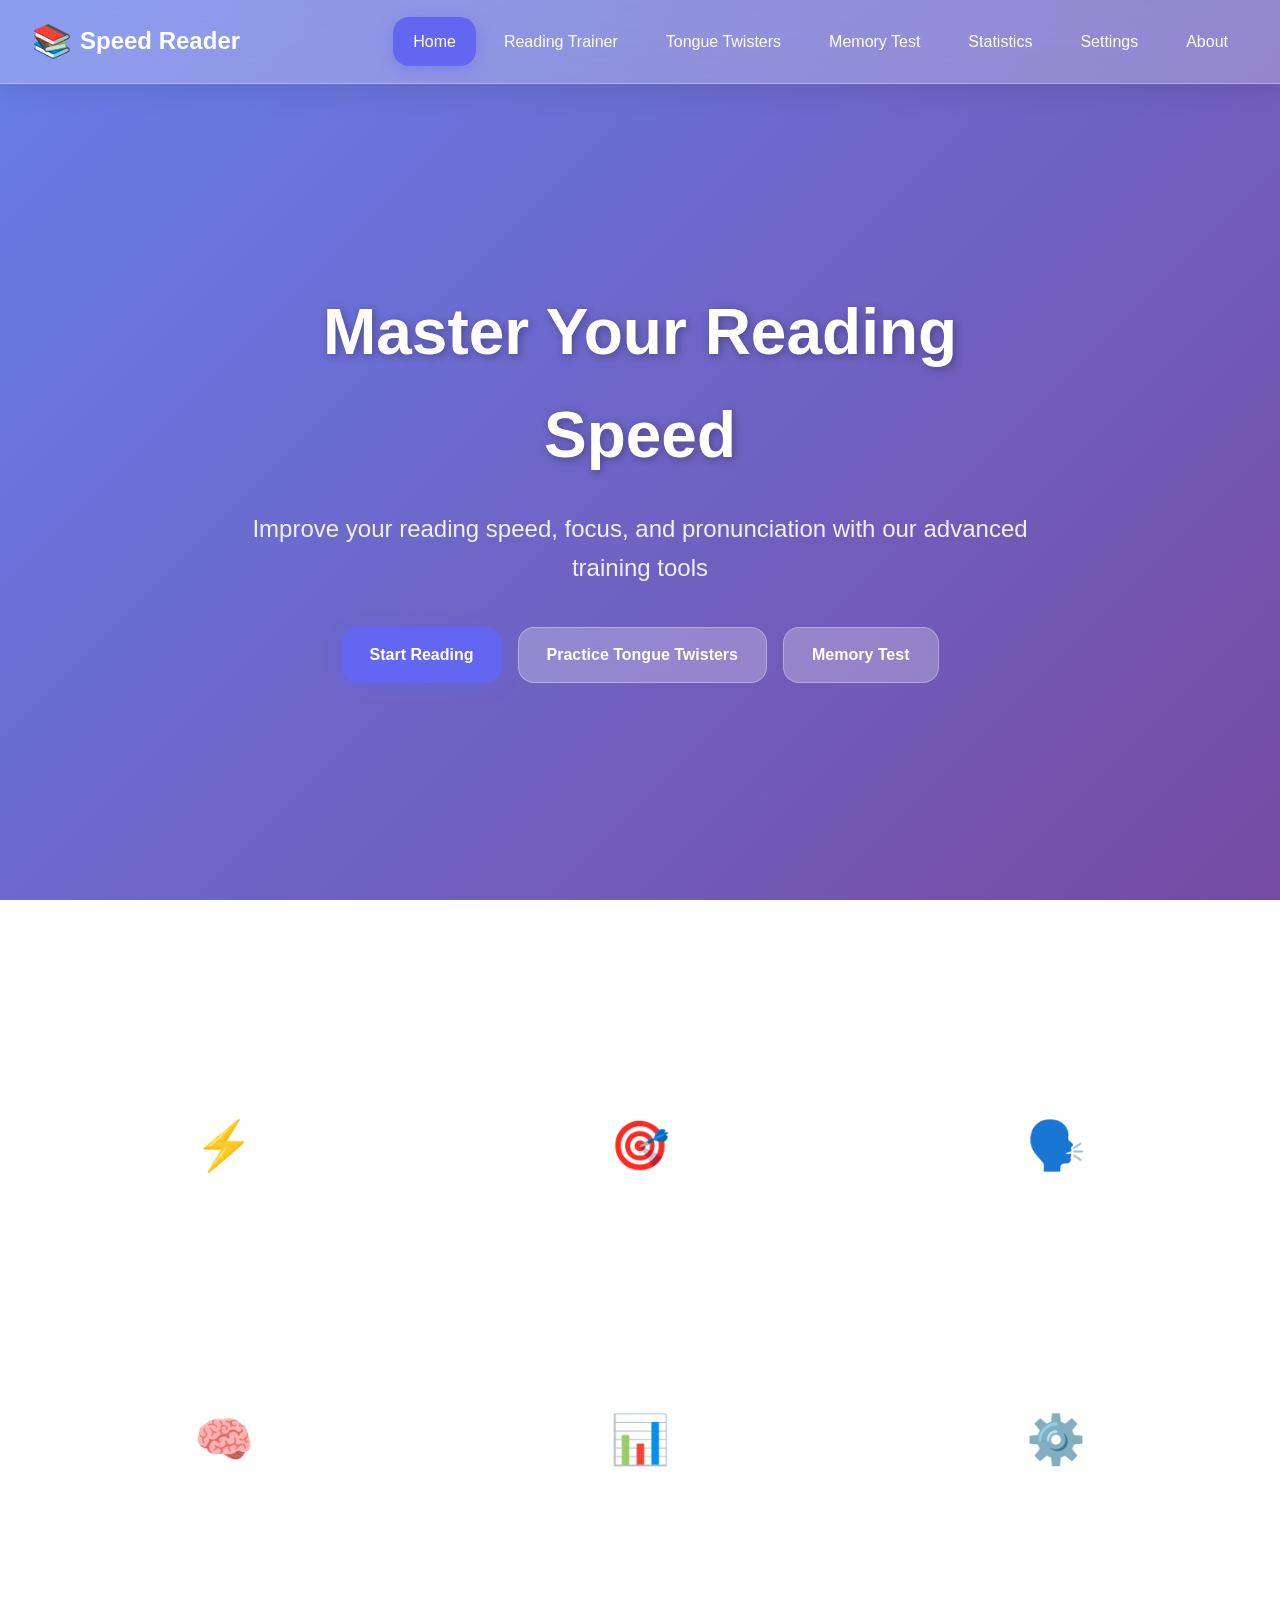
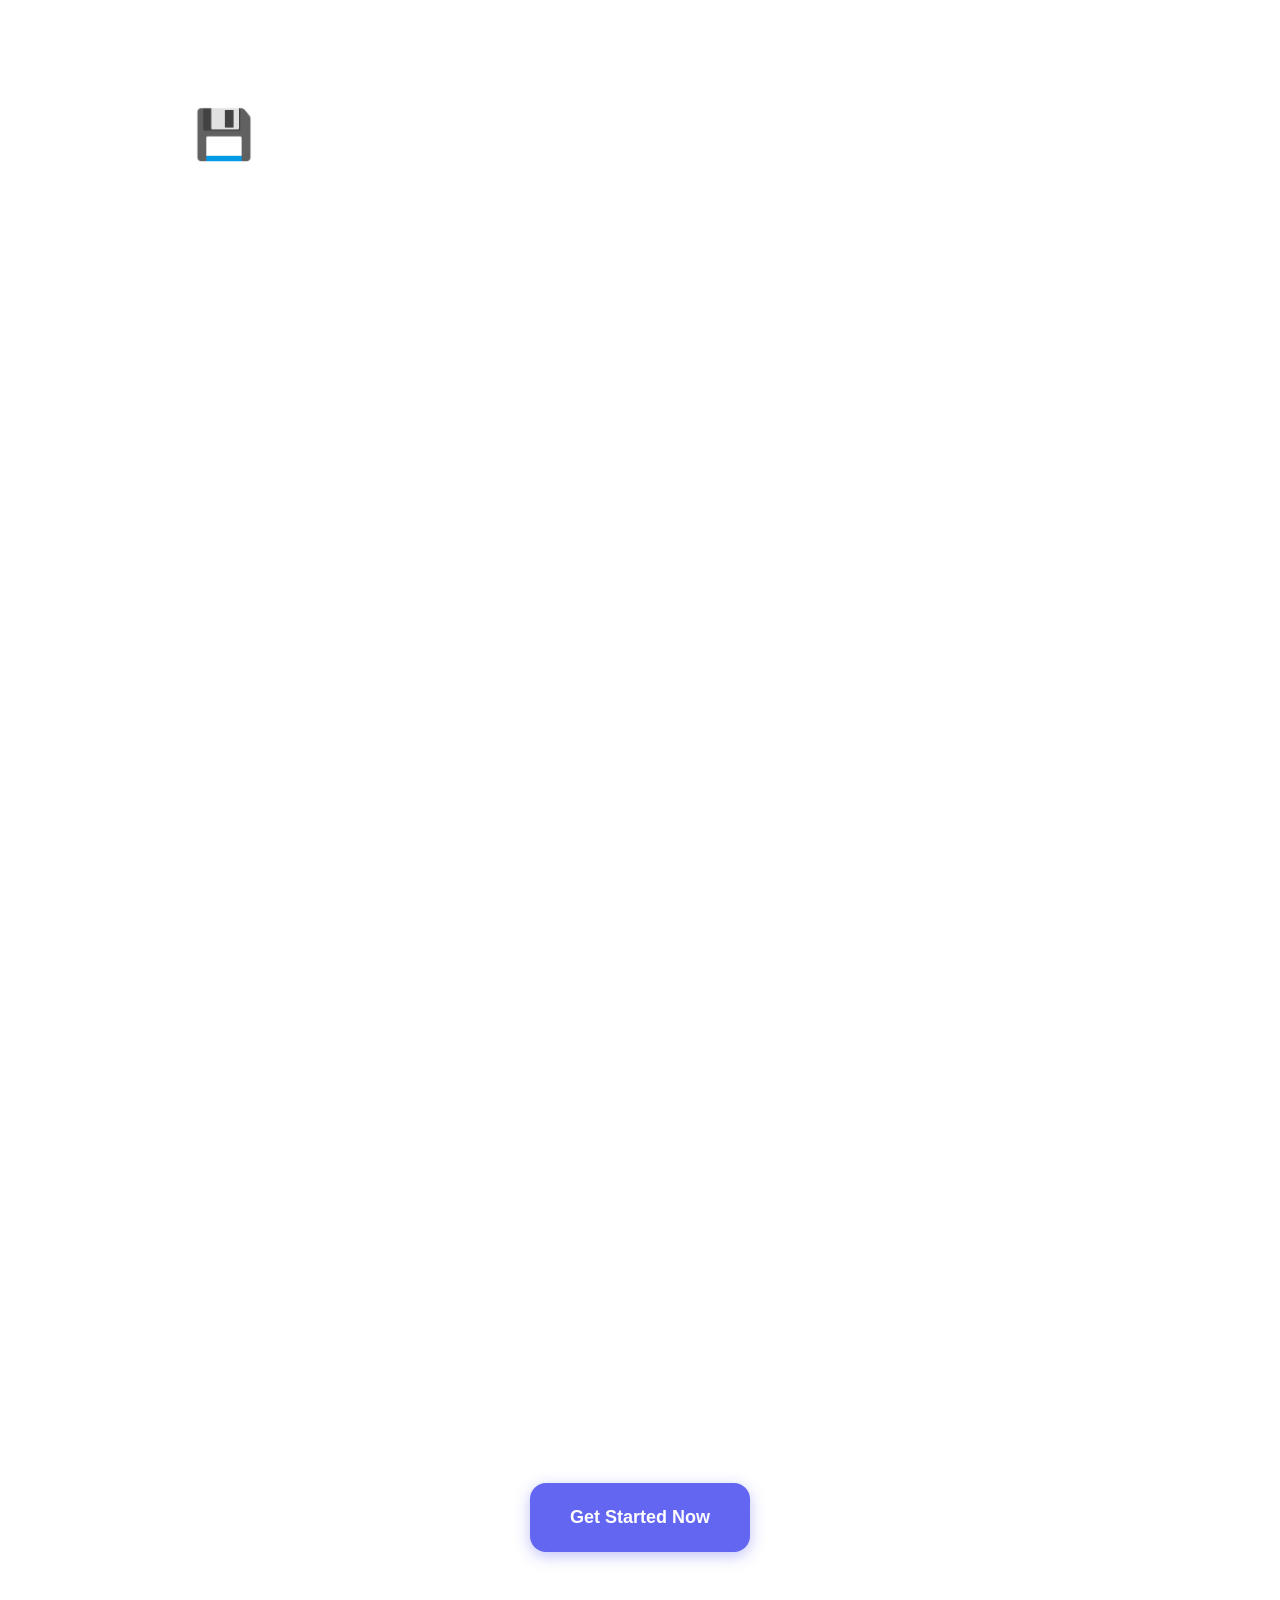
<file: index.html>
<!DOCTYPE html>
<html lang="en">
<head>
    <meta charset="UTF-8">
    <meta name="viewport" content="width=device-width, initial-scale=1.0">
    <title>Reading Speed & Tongue Twister Trainer</title>
    <link rel="stylesheet" href="style.css">
</head>
<body>
    <!-- Navigation Bar -->
    <nav class="navbar" id="navbar">
        <div class="nav-container">
            <div class="nav-brand">
                <span class="brand-icon">📚</span>
                <span class="brand-text">Speed Reader</span>
            </div>
            <button class="nav-toggle" id="navToggle">
                <span></span>
                <span></span>
                <span></span>
            </button>
            <ul class="nav-menu" id="navMenu">
                <li><a href="index.html" class="nav-link active">Home</a></li>
                <li><a href="reading.html" class="nav-link">Reading Trainer</a></li>
                <li><a href="tongue-twisters.html" class="nav-link">Tongue Twisters</a></li>
                <li><a href="memory-test.html" class="nav-link">Memory Test</a></li>
                <li><a href="statistics.html" class="nav-link">Statistics</a></li>
                <li><a href="settings.html" class="nav-link">Settings</a></li>
                <li><a href="about.html" class="nav-link">About</a></li>
            </ul>
        </div>
    </nav>

    <!-- Hero Section -->
    <section class="hero">
        <div class="hero-content">
            <h1 class="hero-title">Master Your Reading Speed</h1>
            <p class="hero-subtitle">Improve your reading speed, focus, and pronunciation with our advanced training tools</p>
            <div class="hero-buttons">
                <a href="reading.html" class="btn btn-primary">Start Reading</a>
                <a href="tongue-twisters.html" class="btn btn-secondary">Practice Tongue Twisters</a>
                <a href="memory-test.html" class="btn btn-secondary">Memory Test</a>
            </div>
        </div>
    </section>

    <!-- Features Section -->
    <section class="features">
        <div class="container">
            <h2 class="section-title">Key Features</h2>
            <div class="features-grid">
                <div class="feature-card">
                    <div class="feature-icon">⚡</div>
                    <h3>Speed Reading</h3>
                    <p>Train your eyes to read faster with our teleprompter-style reader</p>
                </div>
                <div class="feature-card">
                    <div class="feature-icon">🎯</div>
                    <h3>Focus Training</h3>
                    <p>Improve concentration and comprehension with controlled scrolling</p>
                </div>
                <div class="feature-card">
                    <div class="feature-icon">🗣️</div>
                    <h3>Tongue Twisters</h3>
                    <p>Practice pronunciation and speaking clarity with challenging phrases</p>
                </div>
                <div class="feature-card">
                    <div class="feature-icon">🧠</div>
                    <h3>Memory Test</h3>
                    <p>Test and improve your memory by reading and recalling text</p>
                </div>
                <div class="feature-card">
                    <div class="feature-icon">📊</div>
                    <h3>Track Progress</h3>
                    <p>Monitor your reading speed and practice statistics over time</p>
                </div>
                <div class="feature-card">
                    <div class="feature-icon">⚙️</div>
                    <h3>Customizable</h3>
                    <p>Adjust speed, font size, themes, and more to suit your needs</p>
                </div>
                <div class="feature-card">
                    <div class="feature-icon">💾</div>
                    <h3>Auto-Save</h3>
                    <p>Your texts and settings are automatically saved locally</p>
                </div>
            </div>
        </div>
    </section>

    <!-- Stats Preview Section -->
    <section class="stats-preview">
        <div class="container">
            <h2 class="section-title">Your Progress</h2>
            <div class="stats-grid">
                <div class="stat-card">
                    <div class="stat-value" id="homeSessionCount">0</div>
                    <div class="stat-label">Reading Sessions</div>
                </div>
                <div class="stat-card">
                    <div class="stat-value" id="homeWordsRead">0</div>
                    <div class="stat-label">Words Read</div>
                </div>
                <div class="stat-card">
                    <div class="stat-value" id="homeAvgSpeed">0</div>
                    <div class="stat-label">Avg Speed (WPM)</div>
                </div>
                <div class="stat-card">
                    <div class="stat-value" id="homePracticeTime">0</div>
                    <div class="stat-label">Practice Time (min)</div>
                </div>
            </div>
        </div>
    </section>

    <!-- CTA Section -->
    <section class="cta-section">
        <div class="container">
            <div class="cta-card">
                <h2>Ready to Improve Your Reading?</h2>
                <p>Start your journey to faster reading and better pronunciation today</p>
                <a href="reading.html" class="btn btn-primary btn-large">Get Started Now</a>
            </div>
        </div>
    </section>

    <script src="script.js"></script>
</body>
</html>
</file>
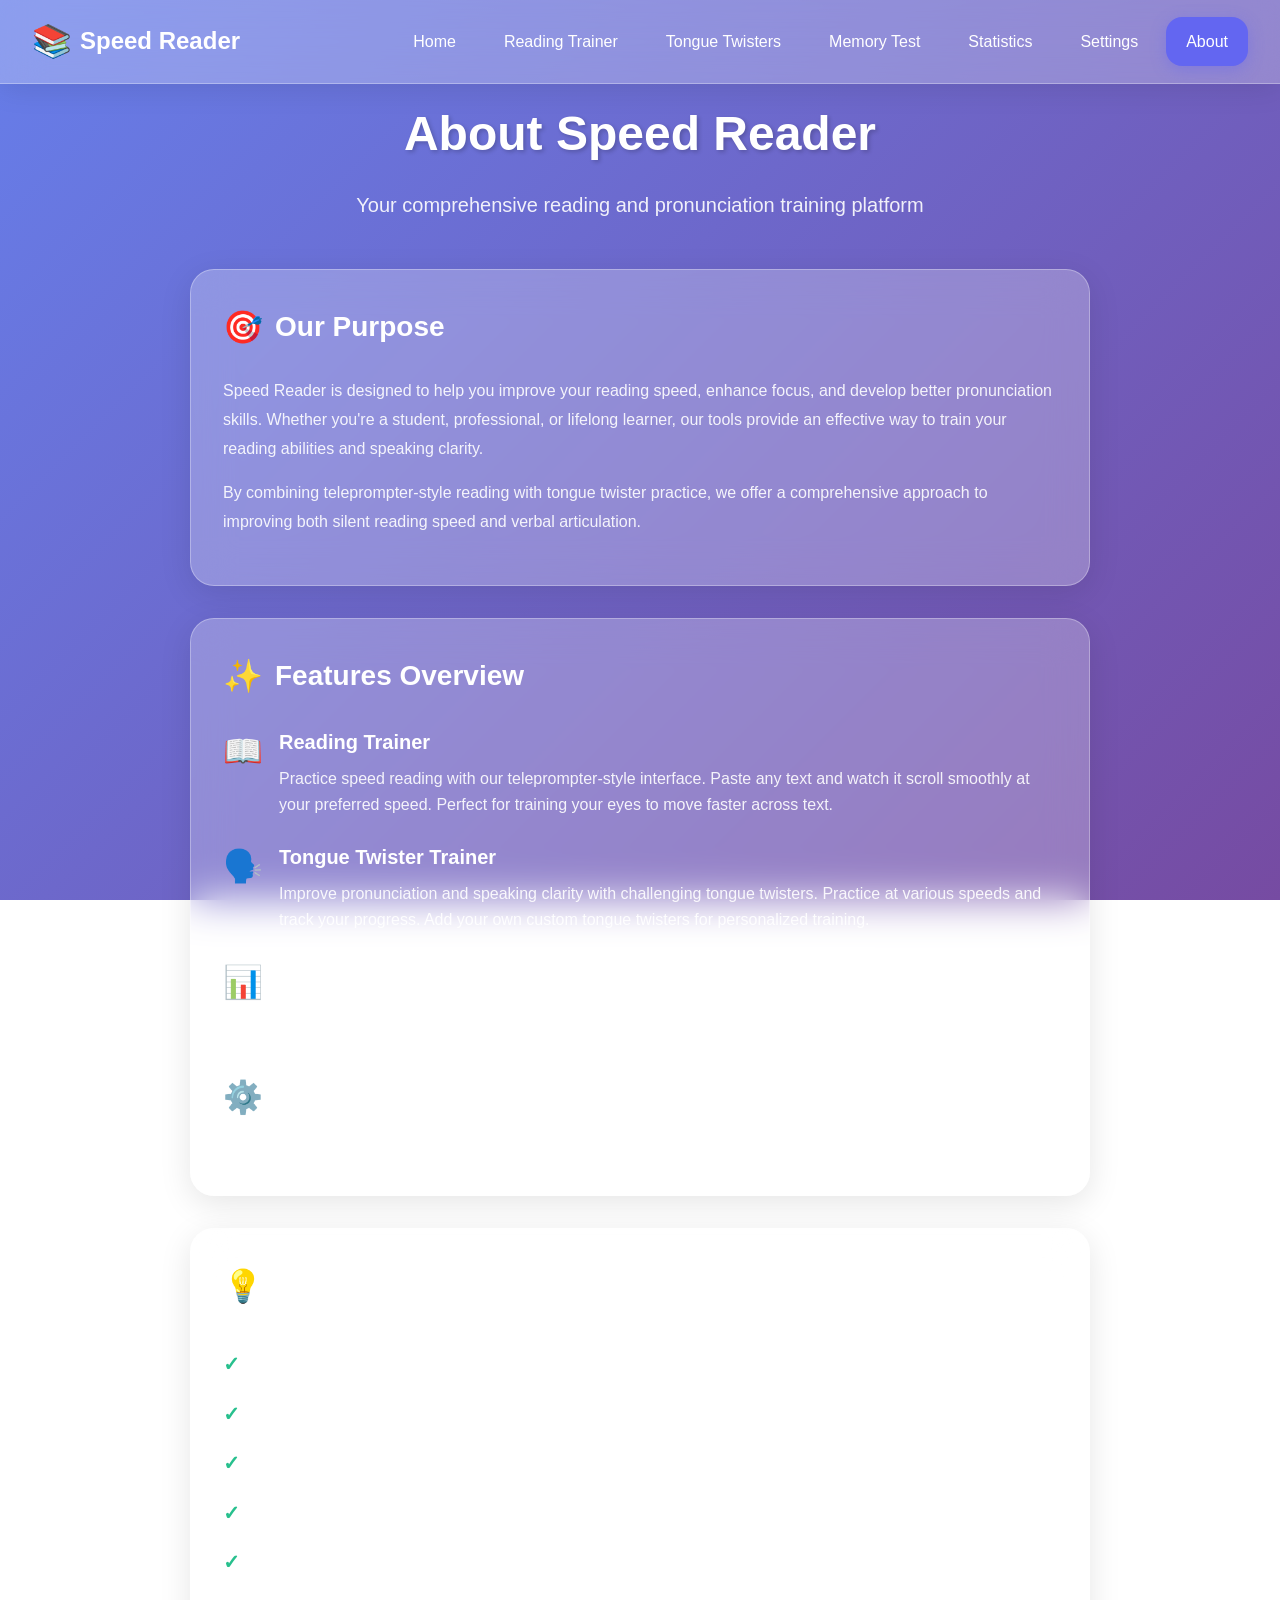
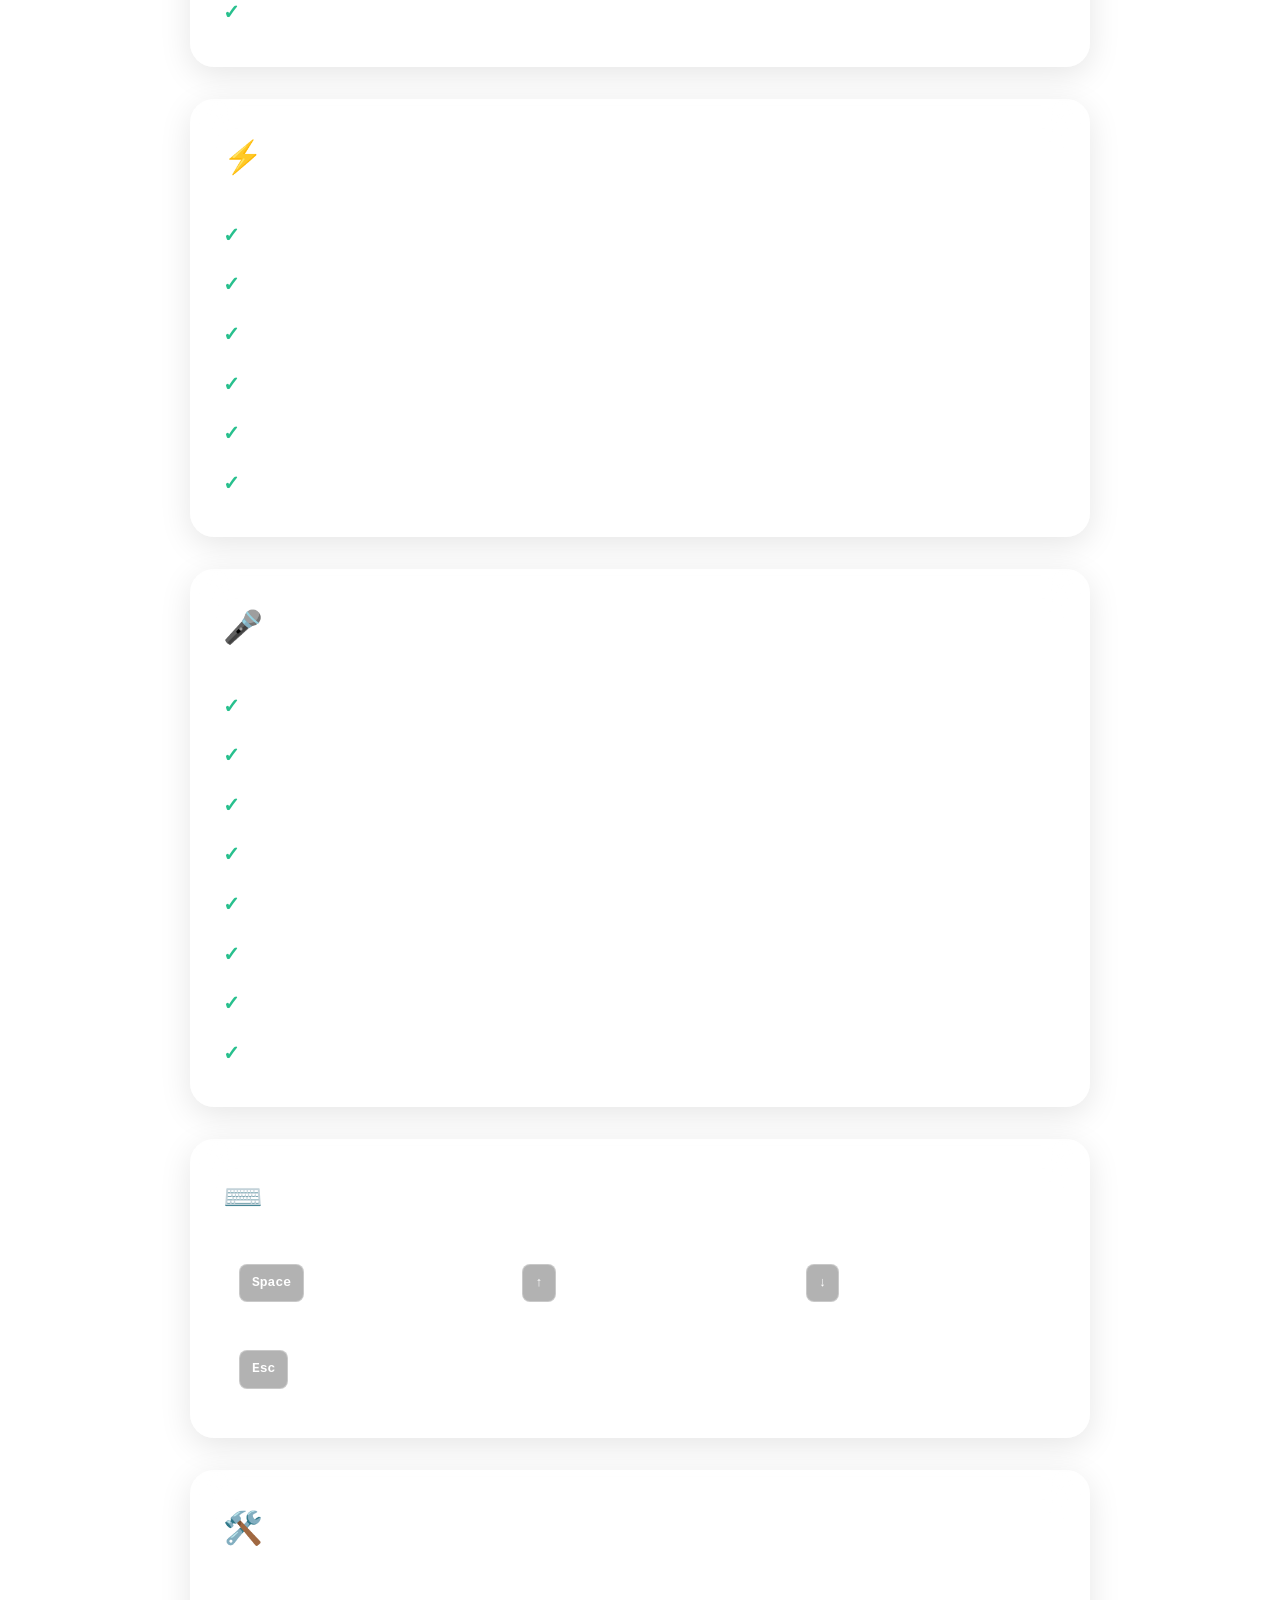
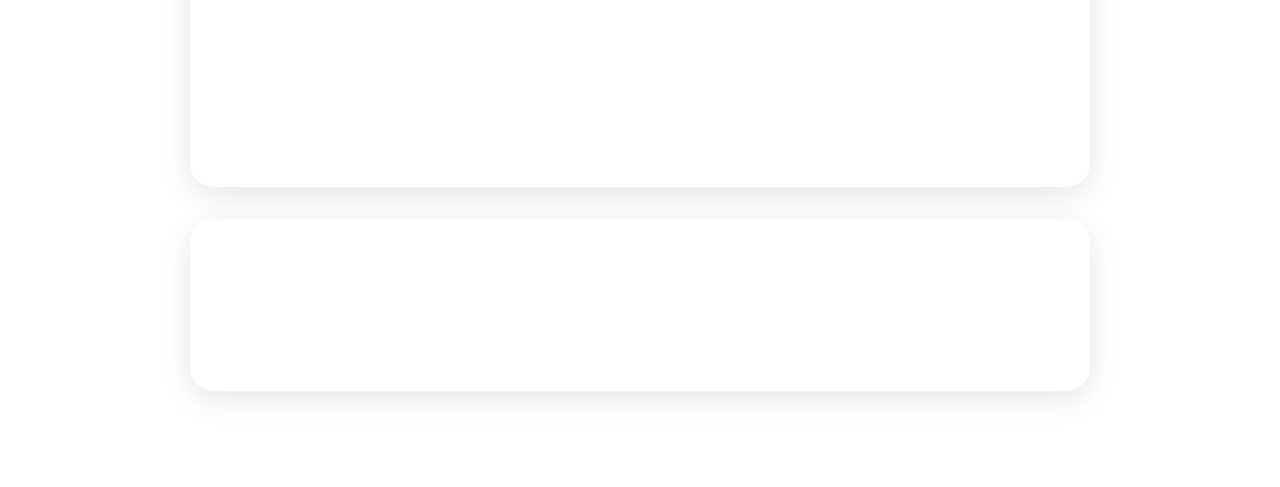
<file: about.html>
<!DOCTYPE html>
<html lang="en">
<head>
    <meta charset="UTF-8">
    <meta name="viewport" content="width=device-width, initial-scale=1.0">
    <title>About - Speed Reader</title>
    <link rel="stylesheet" href="style.css">
</head>
<body>
    <!-- Navigation Bar -->
    <nav class="navbar" id="navbar">
        <div class="nav-container">
            <div class="nav-brand">
                <span class="brand-icon">📚</span>
                <span class="brand-text">Speed Reader</span>
            </div>
            <button class="nav-toggle" id="navToggle">
                <span></span>
                <span></span>
                <span></span>
            </button>
            <ul class="nav-menu" id="navMenu">
                <li><a href="index.html" class="nav-link">Home</a></li>
                <li><a href="reading.html" class="nav-link">Reading Trainer</a></li>
                <li><a href="tongue-twisters.html" class="nav-link">Tongue Twisters</a></li>
                <li><a href="memory-test.html" class="nav-link">Memory Test</a></li>
                <li><a href="statistics.html" class="nav-link">Statistics</a></li>
                <li><a href="settings.html" class="nav-link">Settings</a></li>
                <li><a href="about.html" class="nav-link active">About</a></li>
            </ul>
        </div>
    </nav>

    <!-- About Section -->
    <section class="about-section">
        <div class="container">
            <h1 class="page-title">About Speed Reader</h1>
            <p class="page-subtitle">Your comprehensive reading and pronunciation training platform</p>

            <!-- Purpose -->
            <div class="about-content">
                <div class="glass-card">
                    <h2 class="about-title">
                        <span class="about-icon">🎯</span>
                        Our Purpose
                    </h2>
                    <p class="about-text">
                        Speed Reader is designed to help you improve your reading speed, enhance focus, 
                        and develop better pronunciation skills. Whether you're a student, professional, 
                        or lifelong learner, our tools provide an effective way to train your reading 
                        abilities and speaking clarity.
                    </p>
                    <p class="about-text">
                        By combining teleprompter-style reading with tongue twister practice, we offer 
                        a comprehensive approach to improving both silent reading speed and verbal 
                        articulation.
                    </p>
                </div>

                <!-- Features Overview -->
                <div class="glass-card">
                    <h2 class="about-title">
                        <span class="about-icon">✨</span>
                        Features Overview
                    </h2>
                    <div class="features-list">
                        <div class="feature-item">
                            <div class="feature-bullet">📖</div>
                            <div class="feature-content">
                                <h3>Reading Trainer</h3>
                                <p>Practice speed reading with our teleprompter-style interface. Paste any text 
                                and watch it scroll smoothly at your preferred speed. Perfect for training your 
                                eyes to move faster across text.</p>
                            </div>
                        </div>

                        <div class="feature-item">
                            <div class="feature-bullet">🗣️</div>
                            <div class="feature-content">
                                <h3>Tongue Twister Trainer</h3>
                                <p>Improve pronunciation and speaking clarity with challenging tongue twisters. 
                                Practice at various speeds and track your progress. Add your own custom tongue 
                                twisters for personalized training.</p>
                            </div>
                        </div>

                        <div class="feature-item">
                            <div class="feature-bullet">📊</div>
                            <div class="feature-content">
                                <h3>Statistics Tracking</h3>
                                <p>Monitor your progress with detailed statistics including total words read, 
                                average speed, practice time, and more. Unlock achievements as you reach 
                                milestones.</p>
                            </div>
                        </div>

                        <div class="feature-item">
                            <div class="feature-bullet">⚙️</div>
                            <div class="feature-content">
                                <h3>Customizable Settings</h3>
                                <p>Personalize your experience with adjustable themes, font sizes, default speeds, 
                                and more. Export and import your data to keep your progress across devices.</p>
                            </div>
                        </div>
                    </div>
                </div>

                <!-- Reading Tips -->
                <div class="glass-card">
                    <h2 class="about-title">
                        <span class="about-icon">💡</span>
                        Reading Tips
                    </h2>
                    <ul class="tips-list">
                        <li><strong>Start Slow:</strong> Begin with a comfortable speed and gradually increase as you improve.</li>
                        <li><strong>Minimize Subvocalization:</strong> Try to reduce the habit of "speaking" words in your head as you read.</li>
                        <li><strong>Use Your Peripheral Vision:</strong> Train your eyes to capture more words at once.</li>
                        <li><strong>Practice Regularly:</strong> Consistency is key. Even 10-15 minutes daily can show significant improvement.</li>
                        <li><strong>Focus on Comprehension:</strong> Speed is important, but understanding what you read is crucial.</li>
                        <li><strong>Eliminate Distractions:</strong> Find a quiet environment to maximize your focus during practice.</li>
                    </ul>
                </div>

                <!-- Speed Reading Tips -->
                <div class="glass-card">
                    <h2 class="about-title">
                        <span class="about-icon">⚡</span>
                        Speed Reading Tips
                    </h2>
                    <ul class="tips-list">
                        <li><strong>Avoid Regression:</strong> Try not to re-read sentences. Trust your brain to process information.</li>
                        <li><strong>Expand Your Eye Span:</strong> Practice reading chunks of words rather than individual words.</li>
                        <li><strong>Use a Pointer:</strong> Follow the text with your cursor or finger to maintain focus and pace.</li>
                        <li><strong>Preview the Material:</strong> Skim headings and key points before detailed reading.</li>
                        <li><strong>Adjust Speed by Content:</strong> Technical material may require slower speeds than narrative text.</li>
                        <li><strong>Take Breaks:</strong> Rest your eyes every 20-30 minutes to prevent fatigue.</li>
                    </ul>
                </div>

                <!-- Tongue Twister Practice Tips -->
                <div class="glass-card">
                    <h2 class="about-title">
                        <span class="about-icon">🎤</span>
                        Tongue Twister Practice Tips
                    </h2>
                    <ul class="tips-list">
                        <li><strong>Start Slowly:</strong> Begin at a slow pace to ensure correct pronunciation.</li>
                        <li><strong>Enunciate Clearly:</strong> Focus on pronouncing each syllable distinctly.</li>
                        <li><strong>Gradually Increase Speed:</strong> Once comfortable, slowly increase your speaking pace.</li>
                        <li><strong>Repeat Multiple Times:</strong> Practice the same twister several times in succession.</li>
                        <li><strong>Record Yourself:</strong> Listen to your pronunciation to identify areas for improvement.</li>
                        <li><strong>Warm Up Your Mouth:</strong> Do facial exercises before practice to loosen your muscles.</li>
                        <li><strong>Stay Relaxed:</strong> Tension in your jaw and tongue can hinder clear speech.</li>
                        <li><strong>Practice Daily:</strong> Regular practice leads to better muscle memory and articulation.</li>
                    </ul>
                </div>

                <!-- Keyboard Shortcuts -->
                <div class="glass-card">
                    <h2 class="about-title">
                        <span class="about-icon">⌨️</span>
                        Keyboard Shortcuts
                    </h2>
                    <div class="shortcuts-grid">
                        <div class="shortcut-item">
                            <kbd>Space</kbd>
                            <span>Pause / Resume</span>
                        </div>
                        <div class="shortcut-item">
                            <kbd>↑</kbd>
                            <span>Increase Speed</span>
                        </div>
                        <div class="shortcut-item">
                            <kbd>↓</kbd>
                            <span>Decrease Speed</span>
                        </div>
                        <div class="shortcut-item">
                            <kbd>Esc</kbd>
                            <span>Exit Fullscreen</span>
                        </div>
                    </div>
                </div>

                <!-- Technology -->
                <div class="glass-card">
                    <h2 class="about-title">
                        <span class="about-icon">🛠️</span>
                        Technology
                    </h2>
                    <p class="about-text">
                        Speed Reader is built with modern web technologies including HTML5, CSS3, and 
                        vanilla JavaScript. All data is stored locally in your browser using localStorage, 
                        ensuring your privacy and allowing offline access to your saved content.
                    </p>
                    <p class="about-text">
                        The application features a responsive design that works seamlessly across desktop, 
                        tablet, and mobile devices, with a modern glassmorphism UI for an elegant user 
                        experience.
                    </p>
                </div>

                <!-- Version Info -->
                <div class="glass-card version-info">
                    <p><strong>Version:</strong> 1.0.0</p>
                    <p><strong>Last Updated:</strong> 2026</p>
                    <p class="copyright">© 2026 Speed Reader. All rights reserved.</p>
                </div>
            </div>
        </div>
    </section>

    <script src="script.js"></script>
</body>
</html>
</file>
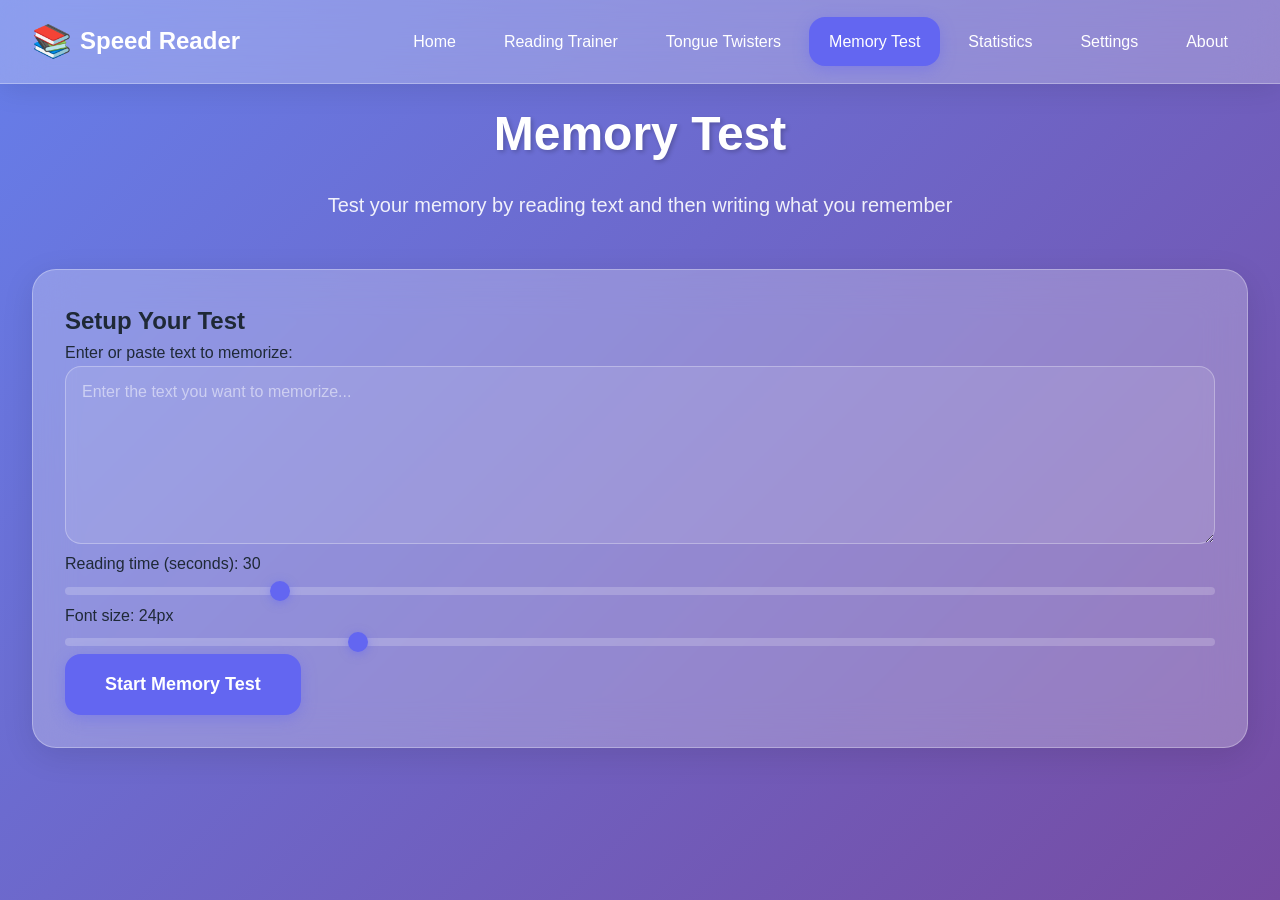
<file: memory-test.html>
<!DOCTYPE html>
<html lang="en">
<head>
    <meta charset="UTF-8">
    <meta name="viewport" content="width=device-width, initial-scale=1.0">
    <title>Memory Test - Speed Reader</title>
    <link rel="stylesheet" href="style.css">
</head>
<body>
    <!-- Navigation Bar -->
    <nav class="navbar" id="navbar">
        <div class="nav-container">
            <div class="nav-brand">
                <span class="brand-icon">📚</span>
                <span class="brand-text">Speed Reader</span>
            </div>
            <button class="nav-toggle" id="navToggle">
                <span></span>
                <span></span>
                <span></span>
            </button>
            <ul class="nav-menu" id="navMenu">
                <li><a href="index.html" class="nav-link">Home</a></li>
                <li><a href="reading.html" class="nav-link">Reading Trainer</a></li>
                <li><a href="tongue-twisters.html" class="nav-link">Tongue Twisters</a></li>
                <li><a href="memory-test.html" class="nav-link active">Memory Test</a></li>
                <li><a href="statistics.html" class="nav-link">Statistics</a></li>
                <li><a href="settings.html" class="nav-link">Settings</a></li>
                <li><a href="about.html" class="nav-link">About</a></li>
            </ul>
        </div>
    </nav>

    <!-- Memory Test Section -->
    <section class="memory-test-section">
        <div class="container">
            <h1 class="page-title">Memory Test</h1>
            <p class="page-subtitle">Test your memory by reading text and then writing what you remember</p>

            <div class="memory-test-layout">
                <!-- Setup Phase -->
                <div class="glass-card" id="setupPhase">
                    <h2>Setup Your Test</h2>
                    
                    <div class="form-group">
                        <label for="memoryTextInput">Enter or paste text to memorize:</label>
                        <textarea 
                            id="memoryTextInput" 
                            class="modal-textarea" 
                            placeholder="Enter the text you want to memorize..."
                            rows="8"
                        ></textarea>
                    </div>

                    <div class="form-group">
                        <label for="readingTimeInput">Reading time (seconds): <span id="readingTimeValue">30</span></label>
                        <input 
                            type="range" 
                            id="readingTimeInput" 
                            min="10" 
                            max="120" 
                            value="30" 
                            step="5"
                            class="slider"
                        >
                    </div>

                    <div class="form-group">
                        <label for="memoryFontSizeInput">Font size: <span id="memoryFontSizeValue">24</span>px</label>
                        <input 
                            type="range" 
                            id="memoryFontSizeInput" 
                            min="16" 
                            max="48" 
                            value="24" 
                            step="2"
                            class="slider"
                        >
                    </div>

                    <button class="btn btn-primary btn-large" id="startMemoryTestBtn">Start Memory Test</button>
                </div>

                <!-- Reading Phase -->
                <div class="glass-card" id="readingPhase" style="display: none;">
                    <div class="memory-timer">
                        <h2>Read and Memorize</h2>
                        <div class="timer-display" id="timerDisplay">00:30</div>
                    </div>

                    <div class="memory-text-display" id="memoryTextDisplay">
                        <!-- Text to memorize will be displayed here -->
                    </div>

                    <div class="memory-controls">
                        <button class="btn btn-secondary" id="cancelReadingBtn">Cancel</button>
                    </div>
                </div>

                <!-- Writing Phase -->
                <div class="glass-card" id="writingPhase" style="display: none;">
                    <h2>Write What You Remember</h2>
                    <p class="instruction-text">Type as much as you can remember from the text you just read:</p>

                    <textarea 
                        id="memoryRecallInput" 
                        class="modal-textarea" 
                        placeholder="Start typing what you remember..."
                        rows="10"
                    ></textarea>

                    <div class="memory-controls">
                        <button class="btn btn-secondary" id="cancelWritingBtn">Cancel</button>
                        <button class="btn btn-primary" id="submitRecallBtn">Submit & See Results</button>
                    </div>
                </div>

                <!-- Results Phase -->
                <div class="glass-card" id="resultsPhase" style="display: none;">
                    <h2>Test Results</h2>

                    <div class="results-stats">
                        <div class="stat-card">
                            <div class="stat-value" id="accuracyScore">0%</div>
                            <div class="stat-label">Accuracy</div>
                        </div>
                        <div class="stat-card">
                            <div class="stat-value" id="wordsRemembered">0/0</div>
                            <div class="stat-label">Words Remembered</div>
                        </div>
                        <div class="stat-card">
                            <div class="stat-value" id="readingTimeUsed">0s</div>
                            <div class="stat-label">Reading Time</div>
                        </div>
                    </div>

                    <div class="comparison-section">
                        <div class="comparison-panel">
                            <h3>Original Text</h3>
                            <div class="comparison-text" id="originalText"></div>
                        </div>
                        <div class="comparison-panel">
                            <h3>Your Recall</h3>
                            <div class="comparison-text" id="recalledText"></div>
                        </div>
                    </div>

                    <div class="results-details">
                        <h3>Detailed Analysis</h3>
                        <div id="detailedAnalysis"></div>
                    </div>

                    <div class="memory-controls">
                        <button class="btn btn-secondary" id="newTestBtn">New Test</button>
                        <button class="btn btn-primary" id="retryTestBtn">Retry Same Text</button>
                    </div>
                </div>
            </div>
        </div>
    </section>

    <script src="script.js"></script>
</body>
</html>
</file>
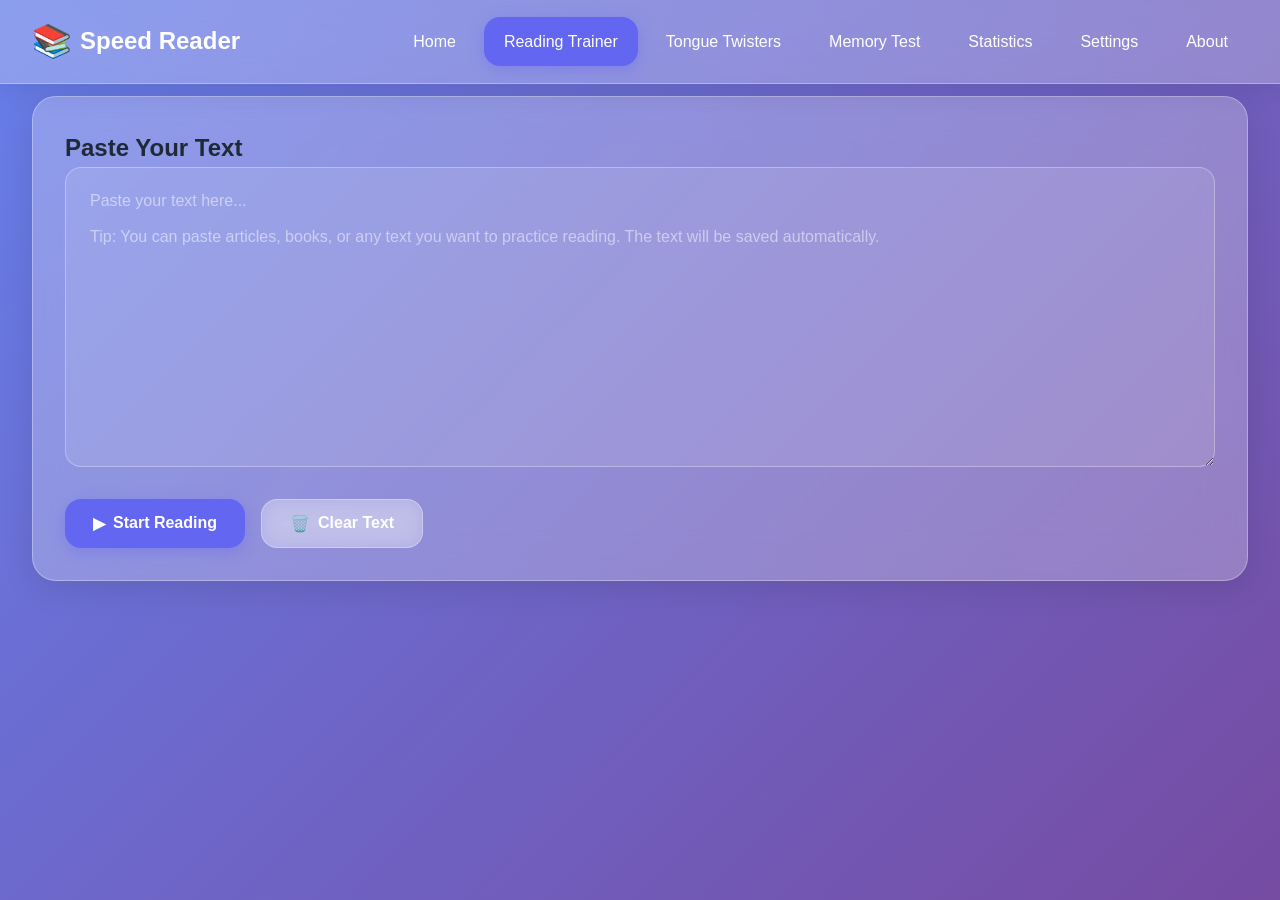
<file: reading.html>
<!DOCTYPE html>
<html lang="en">
<head>
    <meta charset="UTF-8">
    <meta name="viewport" content="width=device-width, initial-scale=1.0">
    <title>Reading Trainer - Speed Reader</title>
    <link rel="stylesheet" href="style.css">
</head>
<body>
    <!-- Navigation Bar -->
    <nav class="navbar" id="navbar">
        <div class="nav-container">
            <div class="nav-brand">
                <span class="brand-icon">📚</span>
                <span class="brand-text">Speed Reader</span>
            </div>
            <button class="nav-toggle" id="navToggle">
                <span></span>
                <span></span>
                <span></span>
            </button>
            <ul class="nav-menu" id="navMenu">
                <li><a href="index.html" class="nav-link">Home</a></li>
                <li><a href="reading.html" class="nav-link active">Reading Trainer</a></li>
                <li><a href="tongue-twisters.html" class="nav-link">Tongue Twisters</a></li>
                <li><a href="memory-test.html" class="nav-link">Memory Test</a></li>
                <li><a href="statistics.html" class="nav-link">Statistics</a></li>
                <li><a href="settings.html" class="nav-link">Settings</a></li>
                <li><a href="about.html" class="nav-link">About</a></li>
            </ul>
        </div>
    </nav>

    <!-- Reading Trainer Section -->
    <section class="reading-section">
        <div class="container">
            <!-- Text Input Area -->
            <div class="input-section" id="inputSection">
                <div class="glass-card">
                    <h2>Paste Your Text</h2>
                    <textarea 
                        id="textInput" 
                        class="text-input" 
                        placeholder="Paste your text here...&#10;&#10;Tip: You can paste articles, books, or any text you want to practice reading. The text will be saved automatically."
                    ></textarea>
                    <div class="input-controls">
                        <button class="btn btn-primary" id="startReadingBtn">
                            <span>▶</span> Start Reading
                        </button>
                        <button class="btn btn-secondary" id="clearTextBtn">
                            <span>🗑️</span> Clear Text
                        </button>
                    </div>
                </div>
            </div>

            <!-- Reading Display Area -->
            <div class="reading-display" id="readingDisplay" style="display: none;">
                <!-- Reading Controls -->
                <div class="reading-controls-panel">
                    <div class="glass-card controls-card">
                        <div class="control-buttons">
                            <button class="control-btn" id="playBtn" title="Play">
                                <span>▶</span>
                            </button>
                            <button class="control-btn" id="pauseBtn" title="Pause" style="display: none;">
                                <span>⏸</span>
                            </button>
                            <button class="control-btn" id="restartBtn" title="Restart">
                                <span>⏮</span>
                            </button>
                            <button class="control-btn" id="stopBtn" title="Stop">
                                <span>⏹</span>
                            </button>
                            <button class="control-btn" id="fullscreenBtn" title="Fullscreen">
                                <span>⛶</span>
                            </button>
                        </div>

                        <!-- Speed Control -->
                        <div class="speed-control">
                            <label>Speed: <span id="speedValue">200</span> WPM</label>
                            <input 
                                type="range" 
                                id="speedSlider" 
                                min="50" 
                                max="1000" 
                                value="200" 
                                step="10"
                                class="slider"
                            >
                            <div class="speed-labels">
                                <span>Very Slow</span>
                                <span>Slow</span>
                                <span>Medium</span>
                                <span>Fast</span>
                                <span>Very Fast</span>
                            </div>
                        </div>

                        <!-- Font Size Control -->
                        <div class="font-control">
                            <label>Font Size: <span id="fontSizeValue">24</span>px</label>
                            <input 
                                type="range" 
                                id="fontSizeSlider" 
                                min="16" 
                                max="48" 
                                value="24" 
                                step="2"
                                class="slider"
                            >
                        </div>

                        <!-- Progress Bar -->
                        <div class="progress-container">
                            <div class="progress-bar">
                                <div class="progress-fill" id="progressFill"></div>
                            </div>
                            <div class="progress-text">
                                <span id="progressPercent">0%</span>
                            </div>
                        </div>

                        <!-- Reading Statistics -->
                        <div class="reading-stats">
                            <div class="stat-item">
                                <span class="stat-label">Total Words:</span>
                                <span class="stat-value" id="totalWords">0</span>
                            </div>
                            <div class="stat-item">
                                <span class="stat-label">Current Speed:</span>
                                <span class="stat-value" id="currentSpeed">0 WPM</span>
                            </div>
                            <div class="stat-item">
                                <span class="stat-label">Elapsed Time:</span>
                                <span class="stat-value" id="elapsedTime">00:00</span>
                            </div>
                            <div class="stat-item">
                                <span class="stat-label">Remaining Time:</span>
                                <span class="stat-value" id="remainingTime">00:00</span>
                            </div>
                        </div>
                    </div>
                </div>

                <!-- Teleprompter Display -->
                <div class="teleprompter-container" id="teleprompterContainer">
                    <div class="teleprompter-content" id="teleprompterContent">
                        <!-- Text will be inserted here -->
                    </div>
                </div>

                <!-- Keyboard Shortcuts Info -->
                <div class="shortcuts-info">
                    <p><strong>Keyboard Shortcuts:</strong> Space = Pause/Resume | ↑ = Speed Up | ↓ = Slow Down | Esc = Exit Fullscreen</p>
                </div>
            </div>
        </div>
    </section>

    <script src="script.js"></script>
</body>
</html>
</file>
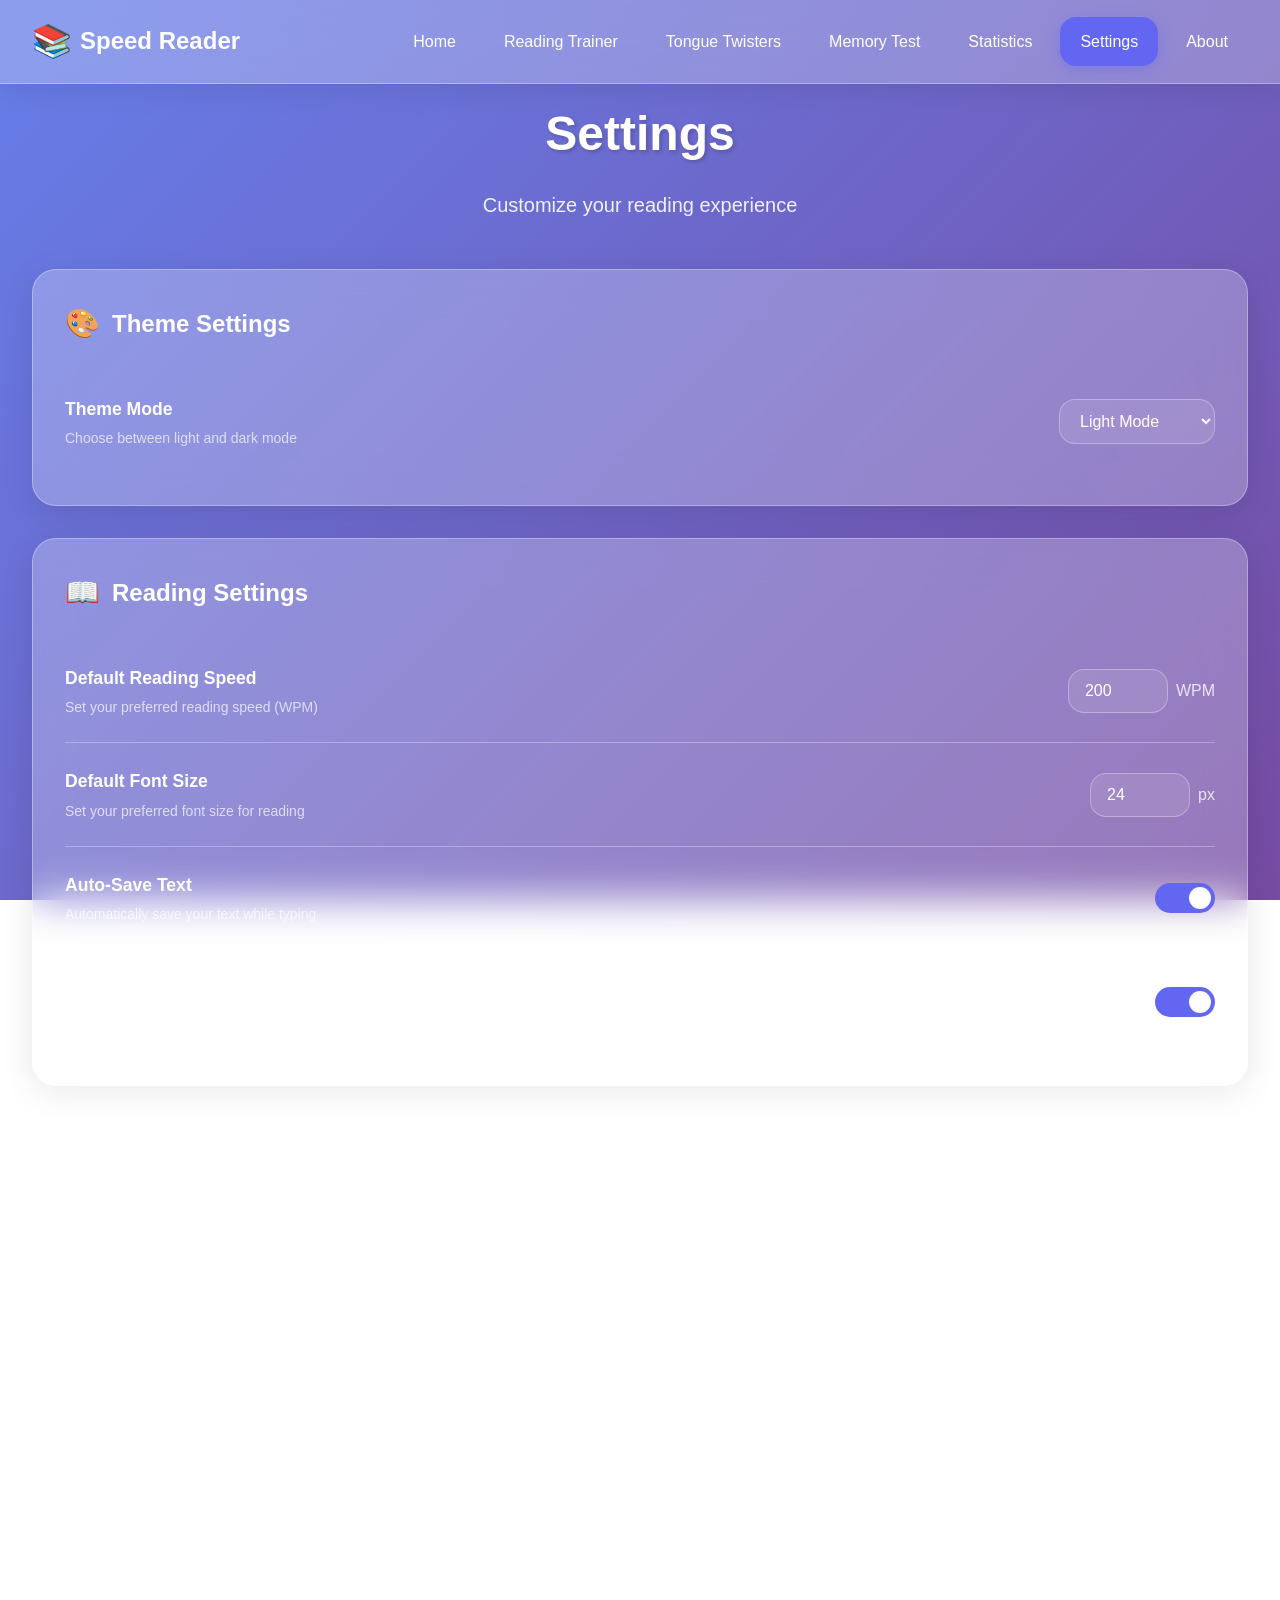
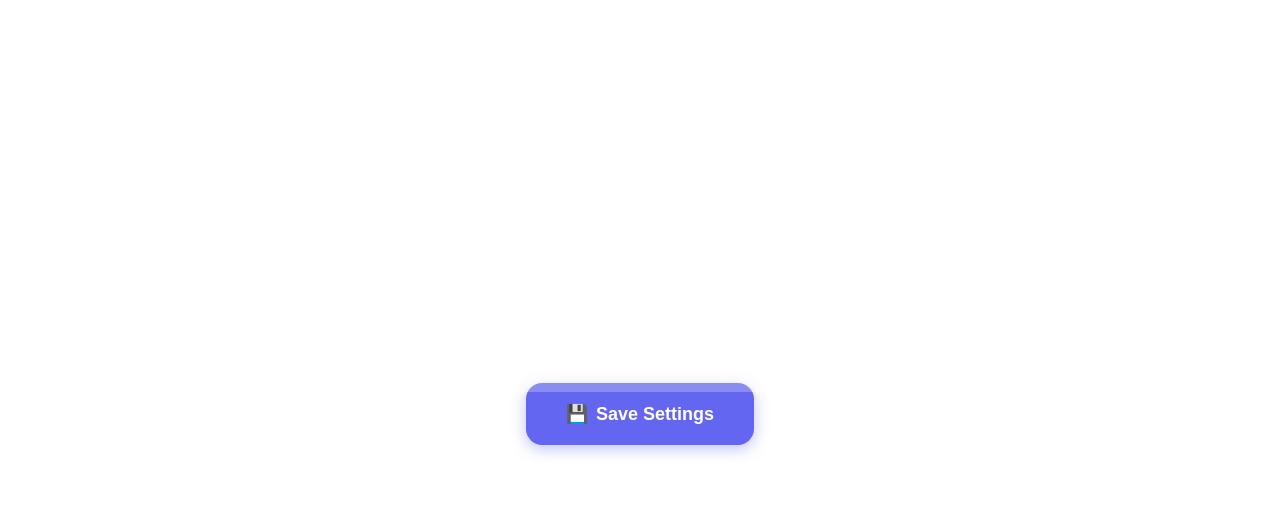
<file: settings.html>
<!DOCTYPE html>
<html lang="en">
<head>
    <meta charset="UTF-8">
    <meta name="viewport" content="width=device-width, initial-scale=1.0">
    <title>Settings - Speed Reader</title>
    <link rel="stylesheet" href="style.css">
</head>
<body>
    <!-- Navigation Bar -->
    <nav class="navbar" id="navbar">
        <div class="nav-container">
            <div class="nav-brand">
                <span class="brand-icon">📚</span>
                <span class="brand-text">Speed Reader</span>
            </div>
            <button class="nav-toggle" id="navToggle">
                <span></span>
                <span></span>
                <span></span>
            </button>
            <ul class="nav-menu" id="navMenu">
                <li><a href="index.html" class="nav-link">Home</a></li>
                <li><a href="reading.html" class="nav-link">Reading Trainer</a></li>
                <li><a href="tongue-twisters.html" class="nav-link">Tongue Twisters</a></li>
                <li><a href="memory-test.html" class="nav-link">Memory Test</a></li>
                <li><a href="statistics.html" class="nav-link">Statistics</a></li>
                <li><a href="settings.html" class="nav-link active">Settings</a></li>
                <li><a href="about.html" class="nav-link">About</a></li>
            </ul>
        </div>
    </nav>

    <!-- Settings Section -->
    <section class="settings-section">
        <div class="container">
            <h1 class="page-title">Settings</h1>
            <p class="page-subtitle">Customize your reading experience</p>

            <!-- Theme Settings -->
            <div class="settings-group">
                <div class="glass-card">
                    <h2 class="settings-title">
                        <span class="settings-icon">🎨</span>
                        Theme Settings
                    </h2>
                    <div class="setting-item">
                        <div class="setting-info">
                            <label class="setting-label">Theme Mode</label>
                            <p class="setting-description">Choose between light and dark mode</p>
                        </div>
                        <div class="setting-control">
                            <select id="themeSelect" class="select-input">
                                <option value="light">Light Mode</option>
                                <option value="dark">Dark Mode</option>
                                <option value="auto">Auto (System)</option>
                            </select>
                        </div>
                    </div>
                </div>
            </div>

            <!-- Reading Settings -->
            <div class="settings-group">
                <div class="glass-card">
                    <h2 class="settings-title">
                        <span class="settings-icon">📖</span>
                        Reading Settings
                    </h2>
                    <div class="setting-item">
                        <div class="setting-info">
                            <label class="setting-label">Default Reading Speed</label>
                            <p class="setting-description">Set your preferred reading speed (WPM)</p>
                        </div>
                        <div class="setting-control">
                            <input 
                                type="number" 
                                id="defaultSpeedInput" 
                                class="number-input" 
                                min="50" 
                                max="1000" 
                                value="200"
                            >
                            <span class="input-suffix">WPM</span>
                        </div>
                    </div>

                    <div class="setting-item">
                        <div class="setting-info">
                            <label class="setting-label">Default Font Size</label>
                            <p class="setting-description">Set your preferred font size for reading</p>
                        </div>
                        <div class="setting-control">
                            <input 
                                type="number" 
                                id="defaultFontSizeInput" 
                                class="number-input" 
                                min="16" 
                                max="48" 
                                value="24"
                            >
                            <span class="input-suffix">px</span>
                        </div>
                    </div>

                    <div class="setting-item">
                        <div class="setting-info">
                            <label class="setting-label">Auto-Save Text</label>
                            <p class="setting-description">Automatically save your text while typing</p>
                        </div>
                        <div class="setting-control">
                            <label class="toggle-switch">
                                <input type="checkbox" id="autoSaveToggle" checked>
                                <span class="toggle-slider"></span>
                            </label>
                        </div>
                    </div>

                    <div class="setting-item">
                        <div class="setting-info">
                            <label class="setting-label">Show Reading Statistics</label>
                            <p class="setting-description">Display real-time statistics while reading</p>
                        </div>
                        <div class="setting-control">
                            <label class="toggle-switch">
                                <input type="checkbox" id="showStatsToggle" checked>
                                <span class="toggle-slider"></span>
                            </label>
                        </div>
                    </div>
                </div>
            </div>

            <!-- Tongue Twister Settings -->
            <div class="settings-group">
                <div class="glass-card">
                    <h2 class="settings-title">
                        <span class="settings-icon">🗣️</span>
                        Tongue Twister Settings
                    </h2>
                    <div class="setting-item">
                        <div class="setting-info">
                            <label class="setting-label">Default Twister Speed</label>
                            <p class="setting-description">Set your preferred tongue twister speed (WPM)</p>
                        </div>
                        <div class="setting-control">
                            <input 
                                type="number" 
                                id="defaultTwisterSpeedInput" 
                                class="number-input" 
                                min="50" 
                                max="500" 
                                value="150"
                            >
                            <span class="input-suffix">WPM</span>
                        </div>
                    </div>

                    <div class="setting-item">
                        <div class="setting-info">
                            <label class="setting-label">Auto-Repeat</label>
                            <p class="setting-description">Automatically repeat tongue twisters</p>
                        </div>
                        <div class="setting-control">
                            <label class="toggle-switch">
                                <input type="checkbox" id="autoRepeatToggle">
                                <span class="toggle-slider"></span>
                            </label>
                        </div>
                    </div>
                </div>
            </div>

            <!-- Data Management -->
            <div class="settings-group">
                <div class="glass-card">
                    <h2 class="settings-title">
                        <span class="settings-icon">💾</span>
                        Data Management
                    </h2>
                    <div class="setting-item">
                        <div class="setting-info">
                            <label class="setting-label">Export Data</label>
                            <p class="setting-description">Download all your data as a JSON file</p>
                        </div>
                        <div class="setting-control">
                            <button class="btn btn-secondary" id="exportDataBtn">
                                <span>📥</span> Export
                            </button>
                        </div>
                    </div>

                    <div class="setting-item">
                        <div class="setting-info">
                            <label class="setting-label">Import Data</label>
                            <p class="setting-description">Import previously exported data</p>
                        </div>
                        <div class="setting-control">
                            <input type="file" id="importFileInput" accept=".json" style="display: none;">
                            <button class="btn btn-secondary" id="importDataBtn">
                                <span>📤</span> Import
                            </button>
                        </div>
                    </div>

                    <div class="setting-item">
                        <div class="setting-info">
                            <label class="setting-label">Reset All Data</label>
                            <p class="setting-description">Clear all saved data and reset to defaults</p>
                        </div>
                        <div class="setting-control">
                            <button class="btn btn-danger" id="resetDataBtn">
                                <span>⚠️</span> Reset All
                            </button>
                        </div>
                    </div>
                </div>
            </div>

            <!-- Save Settings Button -->
            <div class="settings-actions">
                <button class="btn btn-primary btn-large" id="saveSettingsBtn">
                    <span>💾</span> Save Settings
                </button>
            </div>
        </div>
    </section>

    <!-- Confirmation Modal -->
    <div class="modal" id="confirmModal">
        <div class="modal-content modal-small">
            <div class="modal-header">
                <h2 id="confirmTitle">Confirm Action</h2>
                <button class="modal-close" id="closeConfirmModal">&times;</button>
            </div>
            <div class="modal-body">
                <p id="confirmMessage">Are you sure you want to proceed?</p>
            </div>
            <div class="modal-footer">
                <button class="btn btn-secondary" id="cancelConfirmBtn">Cancel</button>
                <button class="btn btn-danger" id="confirmActionBtn">Confirm</button>
            </div>
        </div>
    </div>

    <script src="script.js"></script>
</body>
</html>
</file>
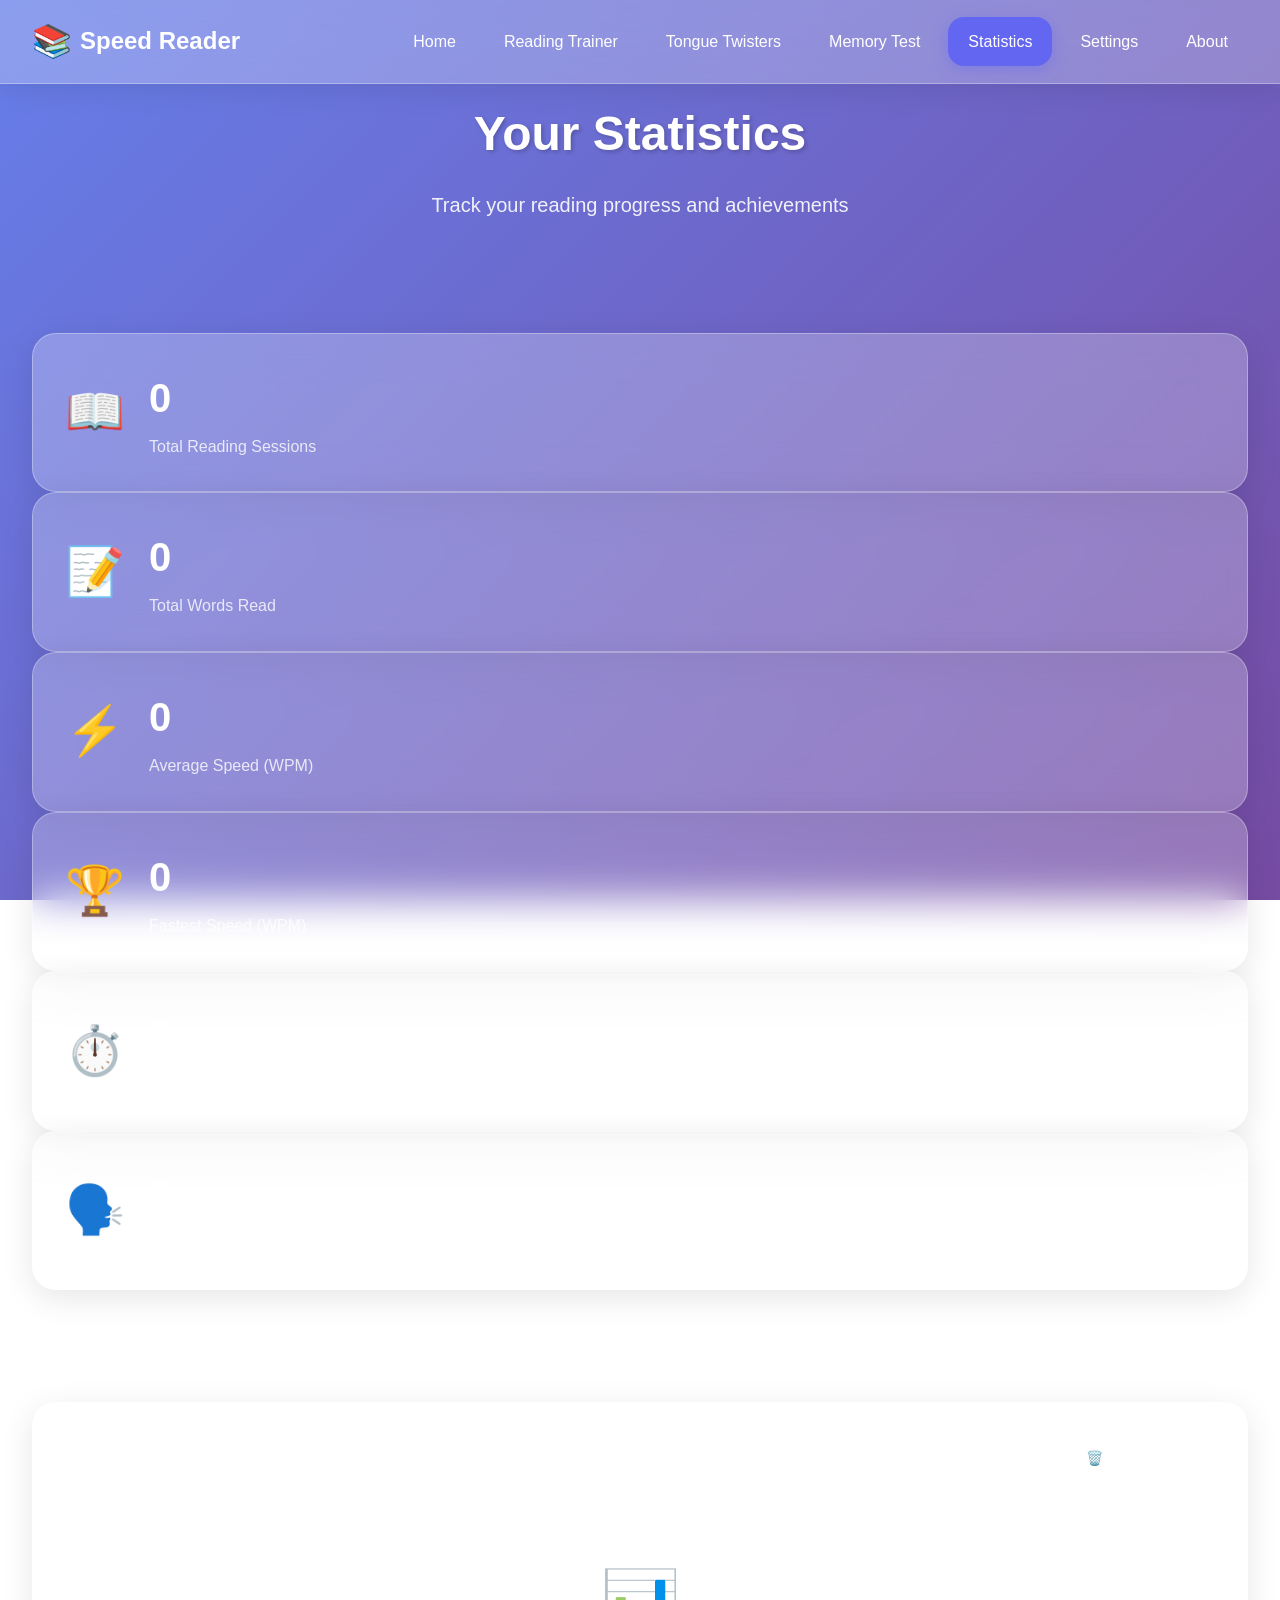
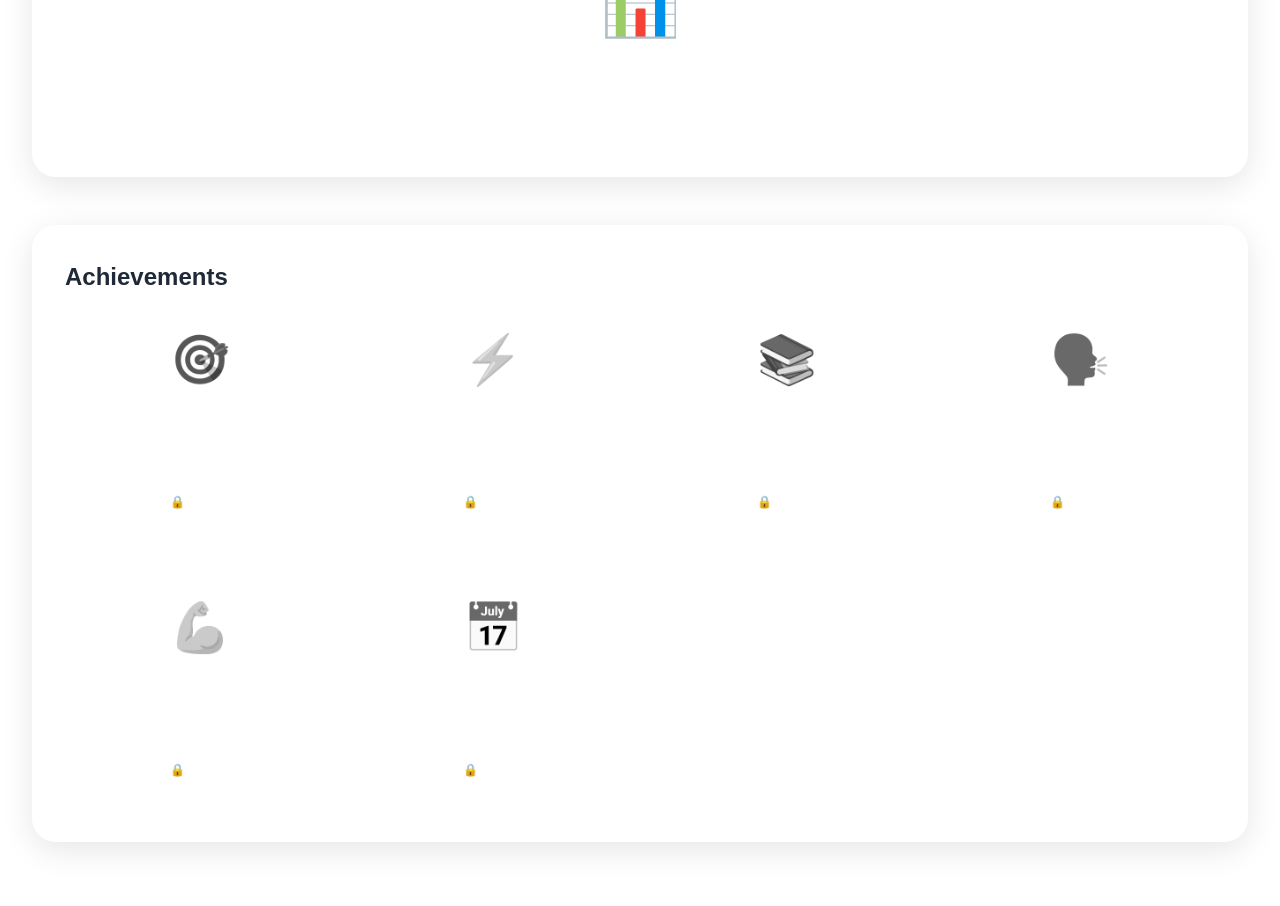
<file: statistics.html>
<!DOCTYPE html>
<html lang="en">
<head>
    <meta charset="UTF-8">
    <meta name="viewport" content="width=device-width, initial-scale=1.0">
    <title>Statistics - Speed Reader</title>
    <link rel="stylesheet" href="style.css">
</head>
<body>
    <!-- Navigation Bar -->
    <nav class="navbar" id="navbar">
        <div class="nav-container">
            <div class="nav-brand">
                <span class="brand-icon">📚</span>
                <span class="brand-text">Speed Reader</span>
            </div>
            <button class="nav-toggle" id="navToggle">
                <span></span>
                <span></span>
                <span></span>
            </button>
            <ul class="nav-menu" id="navMenu">
                <li><a href="index.html" class="nav-link">Home</a></li>
                <li><a href="reading.html" class="nav-link">Reading Trainer</a></li>
                <li><a href="tongue-twisters.html" class="nav-link">Tongue Twisters</a></li>
                <li><a href="memory-test.html" class="nav-link">Memory Test</a></li>
                <li><a href="statistics.html" class="nav-link active">Statistics</a></li>
                <li><a href="settings.html" class="nav-link">Settings</a></li>
                <li><a href="about.html" class="nav-link">About</a></li>
            </ul>
        </div>
    </nav>

    <!-- Statistics Section -->
    <section class="statistics-section">
        <div class="container">
            <h1 class="page-title">Your Statistics</h1>
            <p class="page-subtitle">Track your reading progress and achievements</p>

            <!-- Overall Stats -->
            <div class="stats-overview">
                <div class="glass-card stat-card-large">
                    <div class="stat-icon">📖</div>
                    <div class="stat-info">
                        <div class="stat-value-large" id="statTotalSessions">0</div>
                        <div class="stat-label-large">Total Reading Sessions</div>
                    </div>
                </div>

                <div class="glass-card stat-card-large">
                    <div class="stat-icon">📝</div>
                    <div class="stat-info">
                        <div class="stat-value-large" id="statTotalWords">0</div>
                        <div class="stat-label-large">Total Words Read</div>
                    </div>
                </div>

                <div class="glass-card stat-card-large">
                    <div class="stat-icon">⚡</div>
                    <div class="stat-info">
                        <div class="stat-value-large" id="statAvgSpeed">0</div>
                        <div class="stat-label-large">Average Speed (WPM)</div>
                    </div>
                </div>

                <div class="glass-card stat-card-large">
                    <div class="stat-icon">🏆</div>
                    <div class="stat-info">
                        <div class="stat-value-large" id="statFastestSpeed">0</div>
                        <div class="stat-label-large">Fastest Speed (WPM)</div>
                    </div>
                </div>

                <div class="glass-card stat-card-large">
                    <div class="stat-icon">⏱️</div>
                    <div class="stat-info">
                        <div class="stat-value-large" id="statTotalTime">0</div>
                        <div class="stat-label-large">Total Practice Time (min)</div>
                    </div>
                </div>

                <div class="glass-card stat-card-large">
                    <div class="stat-icon">🗣️</div>
                    <div class="stat-info">
                        <div class="stat-value-large" id="statTwistersPracticed">0</div>
                        <div class="stat-label-large">Tongue Twisters Practiced</div>
                    </div>
                </div>
            </div>

            <!-- Reading History -->
            <div class="history-section">
                <div class="glass-card">
                    <div class="section-header">
                        <h2>Reading History</h2>
                        <button class="btn btn-secondary btn-small" id="clearHistoryBtn">
                            <span>🗑️</span> Clear History
                        </button>
                    </div>

                    <div class="history-list" id="historyList">
                        <div class="no-data">
                            <div class="no-data-icon">📊</div>
                            <p>No reading history yet. Start practicing to see your progress!</p>
                        </div>
                    </div>
                </div>
            </div>

            <!-- Achievements Section -->
            <div class="achievements-section">
                <div class="glass-card">
                    <h2>Achievements</h2>
                    <div class="achievements-grid" id="achievementsGrid">
                        <div class="achievement-card" data-achievement="first-session">
                            <div class="achievement-icon">🎯</div>
                            <div class="achievement-name">First Steps</div>
                            <div class="achievement-desc">Complete your first reading session</div>
                            <div class="achievement-status locked">🔒 Locked</div>
                        </div>

                        <div class="achievement-card" data-achievement="speed-demon">
                            <div class="achievement-icon">⚡</div>
                            <div class="achievement-name">Speed Demon</div>
                            <div class="achievement-desc">Read at 500+ WPM</div>
                            <div class="achievement-status locked">🔒 Locked</div>
                        </div>

                        <div class="achievement-card" data-achievement="bookworm">
                            <div class="achievement-icon">📚</div>
                            <div class="achievement-name">Bookworm</div>
                            <div class="achievement-desc">Read 10,000 words</div>
                            <div class="achievement-status locked">🔒 Locked</div>
                        </div>

                        <div class="achievement-card" data-achievement="tongue-master">
                            <div class="achievement-icon">🗣️</div>
                            <div class="achievement-name">Tongue Master</div>
                            <div class="achievement-desc">Practice 20 tongue twisters</div>
                            <div class="achievement-status locked">🔒 Locked</div>
                        </div>

                        <div class="achievement-card" data-achievement="dedicated">
                            <div class="achievement-icon">💪</div>
                            <div class="achievement-name">Dedicated</div>
                            <div class="achievement-desc">Practice for 60 minutes total</div>
                            <div class="achievement-status locked">🔒 Locked</div>
                        </div>

                        <div class="achievement-card" data-achievement="consistent">
                            <div class="achievement-icon">📅</div>
                            <div class="achievement-name">Consistent</div>
                            <div class="achievement-desc">Complete 50 reading sessions</div>
                            <div class="achievement-status locked">🔒 Locked</div>
                        </div>
                    </div>
                </div>
            </div>
        </div>
    </section>

    <script src="script.js"></script>
</body>
</html>
</file>
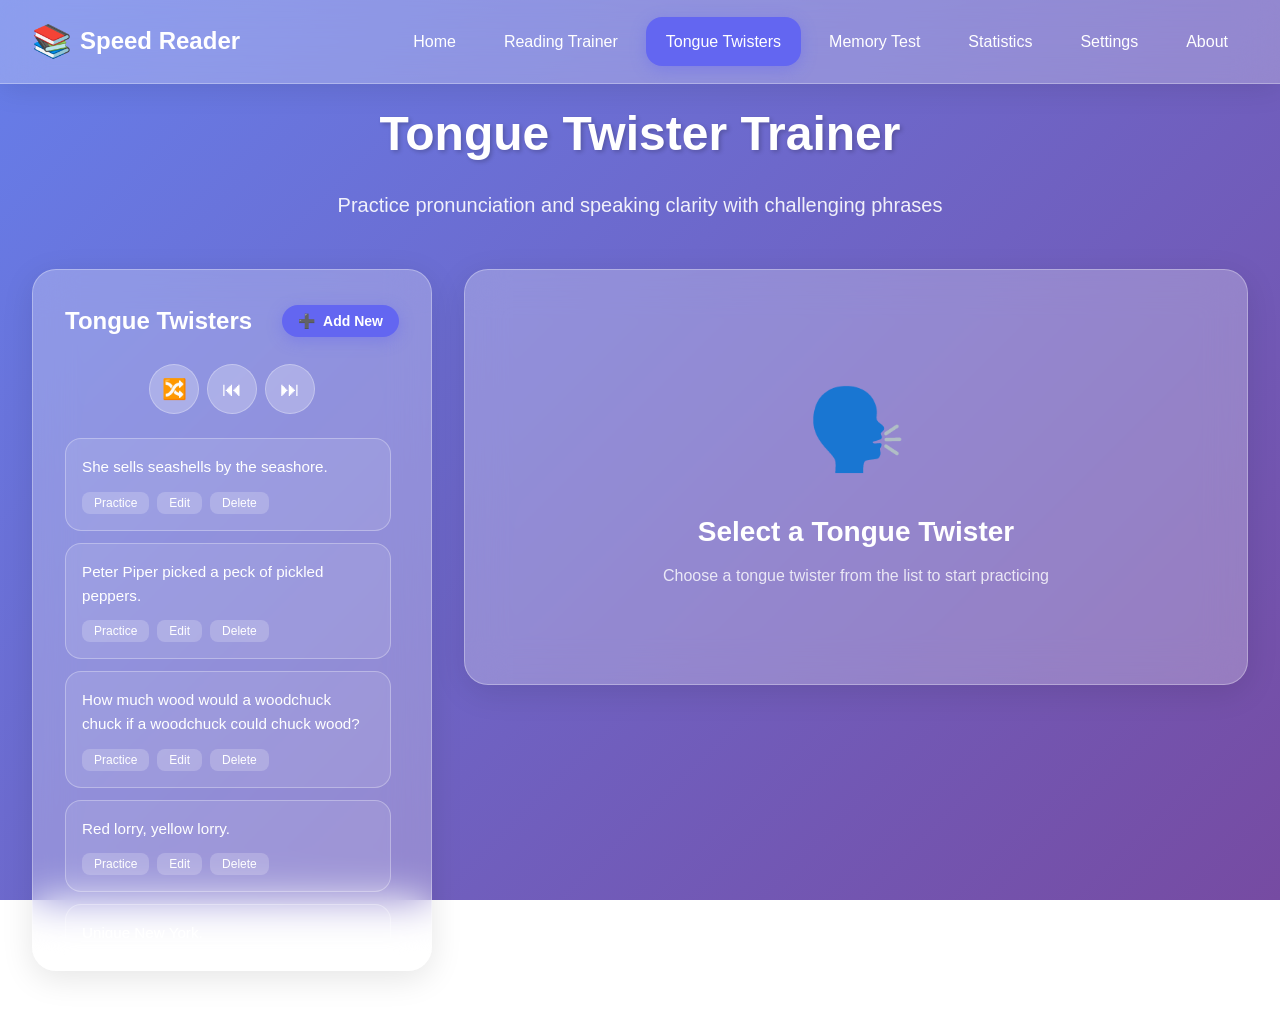
<file: tongue-twisters.html>
<!DOCTYPE html>
<html lang="en">
<head>
    <meta charset="UTF-8">
    <meta name="viewport" content="width=device-width, initial-scale=1.0">
    <title>Tongue Twister Trainer - Speed Reader</title>
    <link rel="stylesheet" href="style.css">
</head>
<body>
    <!-- Navigation Bar -->
    <nav class="navbar" id="navbar">
        <div class="nav-container">
            <div class="nav-brand">
                <span class="brand-icon">📚</span>
                <span class="brand-text">Speed Reader</span>
            </div>
            <button class="nav-toggle" id="navToggle">
                <span></span>
                <span></span>
                <span></span>
            </button>
            <ul class="nav-menu" id="navMenu">
                <li><a href="index.html" class="nav-link">Home</a></li>
                <li><a href="reading.html" class="nav-link">Reading Trainer</a></li>
                <li><a href="tongue-twisters.html" class="nav-link active">Tongue Twisters</a></li>
                <li><a href="memory-test.html" class="nav-link">Memory Test</a></li>
                <li><a href="statistics.html" class="nav-link">Statistics</a></li>
                <li><a href="settings.html" class="nav-link">Settings</a></li>
                <li><a href="about.html" class="nav-link">About</a></li>
            </ul>
        </div>
    </nav>

    <!-- Tongue Twister Section -->
    <section class="tongue-twister-section">
        <div class="container">
            <h1 class="page-title">Tongue Twister Trainer</h1>
            <p class="page-subtitle">Practice pronunciation and speaking clarity with challenging phrases</p>

            <!-- Tongue Twister List -->
            <div class="twister-layout">
                <div class="twister-list-panel">
                    <div class="glass-card">
                        <div class="panel-header">
                            <h2>Tongue Twisters</h2>
                            <button class="btn btn-primary btn-small" id="addTwisterBtn">
                                <span>➕</span> Add New
                            </button>
                        </div>

                        <!-- Practice Controls -->
                        <div class="practice-controls">
                            <button class="control-btn" id="shuffleBtn" title="Shuffle">
                                <span>🔀</span>
                            </button>
                            <button class="control-btn" id="prevTwisterBtn" title="Previous">
                                <span>⏮</span>
                            </button>
                            <button class="control-btn" id="nextTwisterBtn" title="Next">
                                <span>⏭</span>
                            </button>
                        </div>

                        <!-- Tongue Twister Items -->
                        <div class="twister-list" id="twisterList">
                            <!-- Tongue twisters will be dynamically inserted here -->
                        </div>
                    </div>
                </div>

                <!-- Reading Panel -->
                <div class="twister-reading-panel">
                    <div class="glass-card">
                        <div id="noTwisterSelected" class="no-selection">
                            <div class="no-selection-icon">🗣️</div>
                            <h3>Select a Tongue Twister</h3>
                            <p>Choose a tongue twister from the list to start practicing</p>
                        </div>

                        <div id="twisterReadingArea" style="display: none;">
                            <!-- Reading Controls -->
                            <div class="reading-controls-compact">
                                <button class="control-btn" id="twisterPlayBtn" title="Play">
                                    <span>▶</span>
                                </button>
                                <button class="control-btn" id="twisterPauseBtn" title="Pause" style="display: none;">
                                    <span>⏸</span>
                                </button>
                                <button class="control-btn" id="twisterRestartBtn" title="Restart">
                                    <span>⏮</span>
                                </button>
                                <button class="control-btn" id="twisterStopBtn" title="Stop">
                                    <span>⏹</span>
                                </button>
                                <button class="control-btn" id="twisterLoopBtn" title="Toggle Auto-Loop (plays continuously)">
                                    <span>🔂</span>
                                </button>
                                <button class="control-btn" id="twisterFullscreenBtn" title="Fullscreen">
                                    <span>⛶</span>
                                </button>
                            </div>

                            <!-- Speed Control -->
                            <div class="speed-control-compact">
                                <label>Speed: <span id="twisterSpeedValue">150</span> WPM</label>
                                <input 
                                    type="range" 
                                    id="twisterSpeedSlider" 
                                    min="50" 
                                    max="500" 
                                    value="150" 
                                    step="10"
                                    class="slider"
                                >
                            </div>

                            <!-- Font Size Control -->
                            <div class="font-control-compact">
                                <label>Font Size: <span id="twisterFontSizeValue">28</span>px</label>
                                <input 
                                    type="range" 
                                    id="twisterFontSizeSlider" 
                                    min="20" 
                                    max="56" 
                                    value="28" 
                                    step="2"
                                    class="slider"
                                >
                            </div>

                            <!-- Teleprompter Display -->
                            <div class="twister-teleprompter" id="twisterTeleprompter">
                                <div class="twister-content" id="twisterContent">
                                    <!-- Tongue twister text will be displayed here -->
                                </div>
                            </div>

                            <!-- Practice Stats -->
                            <div class="practice-stats">
                                <div class="stat-item">
                                    <span class="stat-label">Repetitions:</span>
                                    <span class="stat-value" id="repetitionCount">0</span>
                                </div>
                                <div class="stat-item">
                                    <span class="stat-label">Practice Time:</span>
                                    <span class="stat-value" id="practiceTime">00:00</span>
                                </div>
                            </div>
                        </div>
                    </div>
                </div>
            </div>
        </div>
    </section>

    <!-- Add/Edit Twister Modal -->
    <div class="modal" id="twisterModal">
        <div class="modal-content">
            <div class="modal-header">
                <h2 id="modalTitle">Add Tongue Twister</h2>
                <button class="modal-close" id="closeModal">&times;</button>
            </div>
            <div class="modal-body">
                <textarea 
                    id="twisterTextInput" 
                    class="modal-textarea" 
                    placeholder="Enter tongue twister text..."
                ></textarea>
            </div>
            <div class="modal-footer">
                <button class="btn btn-secondary" id="cancelModalBtn">Cancel</button>
                <button class="btn btn-primary" id="saveTwisterBtn">Save</button>
            </div>
        </div>
    </div>

    <script src="script.js"></script>
</body>
</html>
</file>
<file: style.css>
/* ===================================
   CSS Reset & Base Styles
   =================================== */
* {
    margin: 0;
    padding: 0;
    box-sizing: border-box;
}

:root {
    /* Light Theme Colors */
    --primary-color: #6366f1;
    --primary-dark: #4f46e5;
    --primary-light: #818cf8;
    --secondary-color: #ec4899;
    --secondary-dark: #db2777;
    --accent-color: #14b8a6;
    --success-color: #10b981;
    --warning-color: #f59e0b;
    --danger-color: #ef4444;
    
    /* Light Theme Background */
    --bg-gradient-start: #667eea;
    --bg-gradient-end: #764ba2;
    --bg-overlay: rgba(255, 255, 255, 0.1);
    
    /* Light Theme Glass */
    --glass-bg: rgba(255, 255, 255, 0.25);
    --glass-border: rgba(255, 255, 255, 0.3);
    --glass-shadow: rgba(0, 0, 0, 0.1);
    
    /* Light Theme Text */
    --text-primary: #1f2937;
    --text-secondary: #4b5563;
    --text-light: #6b7280;
    --text-white: #ffffff;
    
    /* Spacing */
    --spacing-xs: 0.5rem;
    --spacing-sm: 1rem;
    --spacing-md: 1.5rem;
    --spacing-lg: 2rem;
    --spacing-xl: 3rem;
    
    /* Border Radius */
    --radius-sm: 0.5rem;
    --radius-md: 1rem;
    --radius-lg: 1.5rem;
    --radius-xl: 2rem;
    
    /* Transitions */
    --transition-fast: 0.2s ease;
    --transition-normal: 0.3s ease;
    --transition-slow: 0.5s ease;
}

/* Dark Theme */
body.dark-theme {
    --bg-gradient-start: #1a1a2e;
    --bg-gradient-end: #16213e;
    --glass-bg: rgba(30, 30, 46, 0.7);
    --glass-border: rgba(255, 255, 255, 0.1);
    --text-primary: #f9fafb;
    --text-secondary: #e5e7eb;
    --text-light: #d1d5db;
}

html {
    scroll-behavior: smooth;
}

body {
    font-family: 'Segoe UI', Tahoma, Geneva, Verdana, sans-serif;
    background: linear-gradient(135deg, var(--bg-gradient-start) 0%, var(--bg-gradient-end) 100%);
    background-attachment: fixed;
    color: var(--text-primary);
    line-height: 1.6;
    min-height: 100vh;
    overflow-x: hidden;
}

/* ===================================
   Navigation Bar
   =================================== */
.navbar {
    position: fixed;
    top: 0;
    left: 0;
    right: 0;
    z-index: 1000;
    background: var(--glass-bg);
    backdrop-filter: blur(20px);
    -webkit-backdrop-filter: blur(20px);
    border-bottom: 1px solid var(--glass-border);
    box-shadow: 0 4px 30px var(--glass-shadow);
    padding: 1rem 0;
}

.nav-container {
    max-width: 1400px;
    margin: 0 auto;
    padding: 0 2rem;
    display: flex;
    justify-content: space-between;
    align-items: center;
}

.nav-brand {
    display: flex;
    align-items: center;
    gap: 0.5rem;
    font-size: 1.5rem;
    font-weight: 700;
    color: var(--text-white);
    text-decoration: none;
}

.brand-icon {
    font-size: 2rem;
}

.nav-toggle {
    display: none;
    flex-direction: column;
    gap: 0.3rem;
    background: none;
    border: none;
    cursor: pointer;
    padding: 0.5rem;
}

.nav-toggle span {
    width: 25px;
    height: 3px;
    background: var(--text-white);
    border-radius: 3px;
    transition: var(--transition-fast);
}

.nav-menu {
    display: flex;
    list-style: none;
    gap: 0.5rem;
}

.nav-link {
    display: block;
    padding: 0.75rem 1.25rem;
    color: var(--text-white);
    text-decoration: none;
    border-radius: var(--radius-md);
    transition: var(--transition-fast);
    font-weight: 500;
}

.nav-link:hover {
    background: rgba(255, 255, 255, 0.1);
    transform: translateY(-2px);
}

.nav-link.active {
    background: var(--primary-color);
    box-shadow: 0 4px 15px rgba(99, 102, 241, 0.4);
}

/* ===================================
   Container & Layout
   =================================== */
.container {
    max-width: 1400px;
    margin: 0 auto;
    padding: 0 2rem;
}

section {
    padding: 6rem 0 4rem;
    min-height: calc(100vh - 80px);
}

/* ===================================
   Glass Card
   =================================== */
.glass-card {
    background: var(--glass-bg);
    backdrop-filter: blur(20px);
    -webkit-backdrop-filter: blur(20px);
    border: 1px solid var(--glass-border);
    border-radius: var(--radius-lg);
    padding: 2rem;
    box-shadow: 0 8px 32px var(--glass-shadow);
    transition: var(--transition-normal);
}

.glass-card:hover {
    transform: translateY(-5px);
    box-shadow: 0 12px 40px var(--glass-shadow);
}

/* ===================================
   Typography
   =================================== */
.page-title {
    font-size: 3rem;
    font-weight: 800;
    color: var(--text-white);
    text-align: center;
    margin-bottom: 1rem;
    text-shadow: 2px 2px 4px rgba(0, 0, 0, 0.2);
}

.page-subtitle {
    font-size: 1.25rem;
    color: var(--text-white);
    text-align: center;
    margin-bottom: 3rem;
    opacity: 0.9;
}

.section-title {
    font-size: 2.5rem;
    font-weight: 700;
    color: var(--text-white);
    text-align: center;
    margin-bottom: 3rem;
}

/* ===================================
   Buttons
   =================================== */
.btn {
    display: inline-flex;
    align-items: center;
    gap: 0.5rem;
    padding: 0.875rem 1.75rem;
    font-size: 1rem;
    font-weight: 600;
    border: none;
    border-radius: var(--radius-md);
    cursor: pointer;
    transition: var(--transition-fast);
    text-decoration: none;
    white-space: nowrap;
}

.btn-primary {
    background: var(--primary-color);
    color: var(--text-white);
    box-shadow: 0 4px 15px rgba(99, 102, 241, 0.4);
}

.btn-primary:hover {
    background: var(--primary-dark);
    transform: translateY(-2px);
    box-shadow: 0 6px 20px rgba(99, 102, 241, 0.5);
}

.btn-secondary {
    background: var(--glass-bg);
    color: var(--text-white);
    border: 1px solid var(--glass-border);
    backdrop-filter: blur(10px);
}

.btn-secondary:hover {
    background: rgba(255, 255, 255, 0.2);
    transform: translateY(-2px);
}

.btn-danger {
    background: var(--danger-color);
    color: var(--text-white);
    box-shadow: 0 4px 15px rgba(239, 68, 68, 0.4);
}

.btn-danger:hover {
    background: #dc2626;
    transform: translateY(-2px);
}

.btn-small {
    padding: 0.5rem 1rem;
    font-size: 0.875rem;
}

.btn-large {
    padding: 1.25rem 2.5rem;
    font-size: 1.125rem;
}

.control-btn {
    width: 50px;
    height: 50px;
    display: flex;
    align-items: center;
    justify-content: center;
    background: var(--glass-bg);
    border: 1px solid var(--glass-border);
    border-radius: 50%;
    cursor: pointer;
    transition: var(--transition-fast);
    font-size: 1.25rem;
    color: var(--text-white);
}

.control-btn:hover {
    background: var(--primary-color);
    transform: scale(1.1);
}

/* ===================================
   Hero Section
   =================================== */
.hero {
    display: flex;
    align-items: center;
    justify-content: center;
    min-height: 100vh;
    text-align: center;
    padding: 8rem 2rem 4rem;
}

.hero-content {
    max-width: 800px;
}

.hero-title {
    font-size: 4rem;
    font-weight: 900;
    color: var(--text-white);
    margin-bottom: 1.5rem;
    text-shadow: 2px 2px 8px rgba(0, 0, 0, 0.3);
    animation: fadeInUp 0.8s ease;
}

.hero-subtitle {
    font-size: 1.5rem;
    color: var(--text-white);
    margin-bottom: 2.5rem;
    opacity: 0.9;
    animation: fadeInUp 0.8s ease 0.2s backwards;
}

.hero-buttons {
    display: flex;
    gap: 1rem;
    justify-content: center;
    flex-wrap: wrap;
    animation: fadeInUp 0.8s ease 0.4s backwards;
}

@keyframes fadeInUp {
    from {
        opacity: 0;
        transform: translateY(30px);
    }
    to {
        opacity: 1;
        transform: translateY(0);
    }
}

/* ===================================
   Features Section
   =================================== */
.features {
    padding: 4rem 0;
}

.features-grid {
    display: grid;
    grid-template-columns: repeat(auto-fit, minmax(300px, 1fr));
    gap: 2rem;
}

.feature-card {
    text-align: center;
    padding: 2rem;
}

.feature-icon {
    font-size: 3rem;
    margin-bottom: 1rem;
}

.feature-card h3 {
    font-size: 1.5rem;
    color: var(--text-white);
    margin-bottom: 1rem;
}

.feature-card p {
    color: var(--text-white);
    opacity: 0.9;
}

/* ===================================
   Stats Section
   =================================== */
.stats-preview, .stats-overview {
    padding: 4rem 0;
}

.stats-grid {
    display: grid;
    grid-template-columns: repeat(auto-fit, minmax(250px, 1fr));
    gap: 2rem;
}

.stat-card {
    text-align: center;
    padding: 2rem;
}

.stat-value {
    font-size: 3rem;
    font-weight: 800;
    color: var(--text-white);
    margin-bottom: 0.5rem;
}

.stat-label {
    font-size: 1rem;
    color: var(--text-white);
    opacity: 0.8;
}

.stat-card-large {
    display: flex;
    align-items: center;
    gap: 1.5rem;
    padding: 2rem;
}

.stat-icon {
    font-size: 3rem;
    flex-shrink: 0;
}

.stat-info {
    flex: 1;
    text-align: left;
}

.stat-value-large {
    font-size: 2.5rem;
    font-weight: 800;
    color: var(--text-white);
    margin-bottom: 0.25rem;
}

.stat-label-large {
    font-size: 1rem;
    color: var(--text-white);
    opacity: 0.8;
}

/* ===================================
   CTA Section
   =================================== */
.cta-section {
    padding: 4rem 0;
}

.cta-card {
    text-align: center;
    padding: 4rem 2rem;
}

.cta-card h2 {
    font-size: 2.5rem;
    color: var(--text-white);
    margin-bottom: 1rem;
}

.cta-card p {
    font-size: 1.25rem;
    color: var(--text-white);
    opacity: 0.9;
    margin-bottom: 2rem;
}

/* ===================================
   Reading Trainer Page
   =================================== */
.reading-section {
    padding-top: 6rem;
}

.input-section {
    margin-bottom: 2rem;
}

.text-input {
    width: 100%;
    min-height: 300px;
    padding: 1.5rem;
    font-size: 1rem;
    font-family: inherit;
    background: rgba(255, 255, 255, 0.1);
    border: 1px solid var(--glass-border);
    border-radius: var(--radius-md);
    color: var(--text-white);
    resize: vertical;
    margin-bottom: 1.5rem;
}

.text-input::placeholder {
    color: rgba(255, 255, 255, 0.5);
}

.input-controls {
    display: flex;
    gap: 1rem;
    flex-wrap: wrap;
}

.reading-display {
    display: grid;
    grid-template-columns: 350px 1fr;
    gap: 2rem;
    align-items: start;
}

.reading-controls-panel {
    position: sticky;
    top: 100px;
}

.controls-card {
    padding: 1.5rem;
}

.control-buttons {
    display: flex;
    gap: 0.75rem;
    justify-content: center;
    margin-bottom: 2rem;
}

.speed-control, .font-control {
    margin-bottom: 2rem;
}

.speed-control label, .font-control label {
    display: block;
    color: var(--text-white);
    margin-bottom: 0.5rem;
    font-weight: 600;
}

.slider {
    width: 100%;
    height: 8px;
    border-radius: 5px;
    background: rgba(255, 255, 255, 0.2);
    outline: none;
    -webkit-appearance: none;
}

.slider::-webkit-slider-thumb {
    -webkit-appearance: none;
    appearance: none;
    width: 20px;
    height: 20px;
    border-radius: 50%;
    background: var(--primary-color);
    cursor: pointer;
    box-shadow: 0 2px 10px rgba(99, 102, 241, 0.5);
}

.slider::-moz-range-thumb {
    width: 20px;
    height: 20px;
    border-radius: 50%;
    background: var(--primary-color);
    cursor: pointer;
    border: none;
}

.speed-labels {
    display: flex;
    justify-content: space-between;
    margin-top: 0.5rem;
    font-size: 0.75rem;
    color: var(--text-white);
    opacity: 0.7;
}

.progress-container {
    margin-bottom: 2rem;
}

.progress-bar {
    width: 100%;
    height: 10px;
    background: rgba(255, 255, 255, 0.2);
    border-radius: 5px;
    overflow: hidden;
    margin-bottom: 0.5rem;
}

.progress-fill {
    height: 100%;
    background: linear-gradient(90deg, var(--primary-color), var(--secondary-color));
    border-radius: 5px;
    transition: width 0.3s ease;
    width: 0%;
}

.progress-text {
    text-align: center;
    color: var(--text-white);
    font-weight: 600;
}

.reading-stats {
    display: flex;
    flex-direction: column;
    gap: 1rem;
}

.stat-item {
    display: flex;
    justify-content: space-between;
    align-items: center;
    padding: 0.75rem;
    background: rgba(255, 255, 255, 0.1);
    border-radius: var(--radius-sm);
}

.stat-label {
    color: var(--text-white);
    opacity: 0.8;
}

.stat-value {
    color: var(--text-white);
    font-weight: 700;
}

.teleprompter-container {
    background: rgba(0, 0, 0, 0.5);
    border-radius: var(--radius-lg);
    padding: 2rem;
    min-height: 600px;
    max-height: 80vh;
    overflow: hidden;
    position: relative;
}

.teleprompter-content {
    color: var(--text-white);
    font-size: 24px;
    line-height: 2;
    text-align: center;
    white-space: pre-wrap;
    word-wrap: break-word;
    position: absolute;
    width: 100%;
    left: 0;
    padding: 2rem;
}

.shortcuts-info {
    margin-top: 1rem;
    text-align: center;
    color: var(--text-white);
    opacity: 0.7;
    font-size: 0.875rem;
}

/* Fullscreen Mode */
.teleprompter-container.fullscreen {
    position: fixed;
    top: 0;
    left: 0;
    right: 0;
    bottom: 0;
    z-index: 9999;
    border-radius: 0;
    max-height: 100vh;
}

/* ===================================
   Tongue Twister Page
   =================================== */
.tongue-twister-section {
    padding-top: 6rem;
}

.twister-layout {
    display: grid;
    grid-template-columns: 400px 1fr;
    gap: 2rem;
    align-items: start;
}

.twister-list-panel {
    position: sticky;
    top: 100px;
}

.panel-header {
    display: flex;
    justify-content: space-between;
    align-items: center;
    margin-bottom: 1.5rem;
}

.panel-header h2 {
    color: var(--text-white);
    font-size: 1.5rem;
}

.practice-controls {
    display: flex;
    gap: 0.5rem;
    justify-content: center;
    margin-bottom: 1.5rem;
}

.twister-list {
    max-height: 500px;
    overflow-y: auto;
    padding-right: 0.5rem;
}

.twister-item {
    padding: 1rem;
    background: rgba(255, 255, 255, 0.1);
    border: 1px solid var(--glass-border);
    border-radius: var(--radius-md);
    margin-bottom: 0.75rem;
    cursor: pointer;
    transition: var(--transition-fast);
    position: relative;
}

.twister-item:hover {
    background: rgba(255, 255, 255, 0.15);
    transform: translateX(5px);
}

.twister-item.active {
    background: var(--primary-color);
    border-color: var(--primary-color);
}

.twister-text {
    color: var(--text-white);
    font-size: 0.95rem;
    margin-bottom: 0.5rem;
}

.twister-actions {
    display: flex;
    gap: 0.5rem;
    margin-top: 0.75rem;
}

.twister-btn {
    padding: 0.25rem 0.75rem;
    font-size: 0.75rem;
    background: rgba(255, 255, 255, 0.2);
    border: none;
    border-radius: var(--radius-sm);
    color: var(--text-white);
    cursor: pointer;
    transition: var(--transition-fast);
}

.twister-btn:hover {
    background: rgba(255, 255, 255, 0.3);
}

.twister-reading-panel {
    min-height: 600px;
}

.no-selection {
    text-align: center;
    padding: 4rem 2rem;
}

.no-selection-icon {
    font-size: 5rem;
    margin-bottom: 1rem;
}

.no-selection h3 {
    color: var(--text-white);
    font-size: 1.75rem;
    margin-bottom: 0.5rem;
}

.no-selection p {
    color: var(--text-white);
    opacity: 0.8;
}

.reading-controls-compact {
    display: flex;
    gap: 0.75rem;
    justify-content: center;
    margin-bottom: 1.5rem;
}

.speed-control-compact, .font-control-compact {
    margin-bottom: 1.5rem;
}

.speed-control-compact label, .font-control-compact label {
    display: block;
    color: var(--text-white);
    margin-bottom: 0.5rem;
    font-weight: 600;
    text-align: center;
}

.twister-teleprompter {
    background: rgba(0, 0, 0, 0.5);
    border-radius: var(--radius-lg);
    padding: 3rem;
    min-height: 300px;
    max-height: 400px;
    overflow: hidden;
    position: relative;
    margin-bottom: 1.5rem;
}

.twister-content {
    color: var(--text-white);
    font-size: 28px;
    line-height: 2;
    text-align: center;
    white-space: pre-wrap;
    word-wrap: break-word;
    position: absolute;
    width: 100%;
    left: 0;
    padding: 3rem;
}

.practice-stats {
    display: flex;
    justify-content: space-around;
    gap: 1rem;
}

/* ===================================
   Modal
   =================================== */
.modal {
    display: none;
    position: fixed;
    top: 0;
    left: 0;
    right: 0;
    bottom: 0;
    background: rgba(0, 0, 0, 0.7);
    backdrop-filter: blur(5px);
    z-index: 2000;
    align-items: center;
    justify-content: center;
    padding: 2rem;
}

.modal.active {
    display: flex;
}

.modal-content {
    background: var(--glass-bg);
    backdrop-filter: blur(20px);
    border: 1px solid var(--glass-border);
    border-radius: var(--radius-lg);
    max-width: 600px;
    width: 100%;
    max-height: 90vh;
    overflow-y: auto;
    animation: modalSlideIn 0.3s ease;
}

.modal-small {
    max-width: 400px;
}

@keyframes modalSlideIn {
    from {
        opacity: 0;
        transform: translateY(-50px);
    }
    to {
        opacity: 1;
        transform: translateY(0);
    }
}

.modal-header {
    display: flex;
    justify-content: space-between;
    align-items: center;
    padding: 1.5rem;
    border-bottom: 1px solid var(--glass-border);
}

.modal-header h2 {
    color: var(--text-white);
    font-size: 1.5rem;
}

.modal-close {
    background: none;
    border: none;
    font-size: 2rem;
    color: var(--text-white);
    cursor: pointer;
    line-height: 1;
    padding: 0;
    width: 30px;
    height: 30px;
    display: flex;
    align-items: center;
    justify-content: center;
    border-radius: 50%;
    transition: var(--transition-fast);
}

.modal-close:hover {
    background: rgba(255, 255, 255, 0.1);
}

.modal-body {
    padding: 1.5rem;
}

.modal-textarea {
    width: 100%;
    min-height: 150px;
    padding: 1rem;
    font-size: 1rem;
    font-family: inherit;
    background: rgba(255, 255, 255, 0.1);
    border: 1px solid var(--glass-border);
    border-radius: var(--radius-md);
    color: var(--text-white);
    resize: vertical;
}

.modal-textarea::placeholder {
    color: rgba(255, 255, 255, 0.5);
}

.modal-footer {
    display: flex;
    gap: 1rem;
    justify-content: flex-end;
    padding: 1.5rem;
    border-top: 1px solid var(--glass-border);
}

/* ===================================
   Statistics Page
   =================================== */
.statistics-section {
    padding-top: 6rem;
}

.history-section, .achievements-section {
    margin-top: 3rem;
}

.section-header {
    display: flex;
    justify-content: space-between;
    align-items: center;
    margin-bottom: 1.5rem;
}

.section-header h2 {
    color: var(--text-white);
    font-size: 1.75rem;
}

.history-list {
    max-height: 500px;
    overflow-y: auto;
}

.history-item {
    padding: 1.5rem;
    background: rgba(255, 255, 255, 0.1);
    border: 1px solid var(--glass-border);
    border-radius: var(--radius-md);
    margin-bottom: 1rem;
}

.history-header {
    display: flex;
    justify-content: space-between;
    align-items: center;
    margin-bottom: 0.75rem;
}

.history-date {
    color: var(--text-white);
    font-weight: 600;
}

.history-type {
    padding: 0.25rem 0.75rem;
    background: var(--primary-color);
    border-radius: var(--radius-sm);
    font-size: 0.75rem;
    color: var(--text-white);
}

.history-details {
    display: grid;
    grid-template-columns: repeat(auto-fit, minmax(150px, 1fr));
    gap: 1rem;
    color: var(--text-white);
    opacity: 0.9;
}

.no-data {
    text-align: center;
    padding: 3rem;
}

.no-data-icon {
    font-size: 4rem;
    margin-bottom: 1rem;
}

.no-data p {
    color: var(--text-white);
    opacity: 0.8;
}

.achievements-grid {
    display: grid;
    grid-template-columns: repeat(auto-fit, minmax(250px, 1fr));
    gap: 1.5rem;
}

.achievement-card {
    padding: 1.5rem;
    background: rgba(255, 255, 255, 0.1);
    border: 1px solid var(--glass-border);
    border-radius: var(--radius-md);
    text-align: center;
    transition: var(--transition-normal);
}

.achievement-card.unlocked {
    background: linear-gradient(135deg, rgba(99, 102, 241, 0.3), rgba(236, 72, 153, 0.3));
    border-color: var(--primary-color);
}

.achievement-icon {
    font-size: 3rem;
    margin-bottom: 1rem;
    filter: grayscale(100%);
}

.achievement-card.unlocked .achievement-icon {
    filter: grayscale(0%);
}

.achievement-name {
    color: var(--text-white);
    font-size: 1.25rem;
    font-weight: 700;
    margin-bottom: 0.5rem;
}

.achievement-desc {
    color: var(--text-white);
    opacity: 0.8;
    font-size: 0.875rem;
    margin-bottom: 0.75rem;
}

.achievement-status {
    padding: 0.25rem 0.75rem;
    border-radius: var(--radius-sm);
    font-size: 0.75rem;
    font-weight: 600;
}

.achievement-status.locked {
    background: rgba(255, 255, 255, 0.1);
    color: var(--text-white);
}

.achievement-status.unlocked {
    background: var(--success-color);
    color: var(--text-white);
}

/* ===================================
   Settings Page
   =================================== */
.settings-section {
    padding-top: 6rem;
}

.settings-group {
    margin-bottom: 2rem;
}

.settings-title {
    display: flex;
    align-items: center;
    gap: 0.75rem;
    color: var(--text-white);
    font-size: 1.5rem;
    margin-bottom: 1.5rem;
}

.settings-icon {
    font-size: 1.75rem;
}

.setting-item {
    display: flex;
    justify-content: space-between;
    align-items: center;
    padding: 1.5rem 0;
    border-bottom: 1px solid var(--glass-border);
}

.setting-item:last-child {
    border-bottom: none;
}

.setting-info {
    flex: 1;
}

.setting-label {
    color: var(--text-white);
    font-weight: 600;
    font-size: 1.1rem;
    display: block;
    margin-bottom: 0.25rem;
}

.setting-description {
    color: var(--text-white);
    opacity: 0.7;
    font-size: 0.875rem;
}

.setting-control {
    display: flex;
    align-items: center;
    gap: 0.5rem;
}

.select-input, .number-input {
    padding: 0.75rem 1rem;
    background: rgba(255, 255, 255, 0.1);
    border: 1px solid var(--glass-border);
    border-radius: var(--radius-md);
    color: var(--text-white);
    font-size: 1rem;
    min-width: 150px;
}

.number-input {
    min-width: 100px;
}

.input-suffix {
    color: var(--text-white);
    opacity: 0.8;
}

.toggle-switch {
    position: relative;
    display: inline-block;
    width: 60px;
    height: 30px;
}

.toggle-switch input {
    opacity: 0;
    width: 0;
    height: 0;
}

.toggle-slider {
    position: absolute;
    cursor: pointer;
    top: 0;
    left: 0;
    right: 0;
    bottom: 0;
    background: rgba(255, 255, 255, 0.2);
    border-radius: 30px;
    transition: var(--transition-fast);
}

.toggle-slider:before {
    position: absolute;
    content: "";
    height: 22px;
    width: 22px;
    left: 4px;
    bottom: 4px;
    background: white;
    border-radius: 50%;
    transition: var(--transition-fast);
}

.toggle-switch input:checked + .toggle-slider {
    background: var(--primary-color);
}

.toggle-switch input:checked + .toggle-slider:before {
    transform: translateX(30px);
}

.settings-actions {
    text-align: center;
    margin-top: 3rem;
}

/* ===================================
   About Page
   =================================== */
.about-section {
    padding-top: 6rem;
}

.about-content {
    max-width: 900px;
    margin: 0 auto;
}

.about-content .glass-card {
    margin-bottom: 2rem;
}

.about-title {
    display: flex;
    align-items: center;
    gap: 0.75rem;
    color: var(--text-white);
    font-size: 1.75rem;
    margin-bottom: 1.5rem;
}

.about-icon {
    font-size: 2rem;
}

.about-text {
    color: var(--text-white);
    opacity: 0.9;
    line-height: 1.8;
    margin-bottom: 1rem;
}

.features-list {
    display: flex;
    flex-direction: column;
    gap: 1.5rem;
}

.feature-item {
    display: flex;
    gap: 1rem;
}

.feature-bullet {
    font-size: 2rem;
    flex-shrink: 0;
}

.feature-content h3 {
    color: var(--text-white);
    font-size: 1.25rem;
    margin-bottom: 0.5rem;
}

.feature-content p {
    color: var(--text-white);
    opacity: 0.9;
    line-height: 1.6;
}

.tips-list {
    list-style: none;
    padding: 0;
}

.tips-list li {
    color: var(--text-white);
    opacity: 0.9;
    padding: 0.75rem 0;
    padding-left: 2rem;
    position: relative;
    line-height: 1.6;
}

.tips-list li:before {
    content: "✓";
    position: absolute;
    left: 0;
    color: var(--success-color);
    font-weight: bold;
    font-size: 1.25rem;
}

.shortcuts-grid {
    display: grid;
    grid-template-columns: repeat(auto-fit, minmax(200px, 1fr));
    gap: 1rem;
}

.shortcut-item {
    display: flex;
    align-items: center;
    gap: 1rem;
    padding: 1rem;
    background: rgba(255, 255, 255, 0.1);
    border-radius: var(--radius-md);
}

kbd {
    padding: 0.5rem 0.75rem;
    background: rgba(0, 0, 0, 0.3);
    border: 1px solid var(--glass-border);
    border-radius: var(--radius-sm);
    font-family: monospace;
    font-weight: 600;
    color: var(--text-white);
}

.shortcut-item span {
    color: var(--text-white);
    opacity: 0.9;
}

.version-info {
    text-align: center;
    padding: 2rem;
}

.version-info p {
    color: var(--text-white);
    opacity: 0.8;
    margin-bottom: 0.5rem;
}

.copyright {
    margin-top: 1rem;
    font-size: 0.875rem;
}

/* ===================================
   Scrollbar Styling
   =================================== */
::-webkit-scrollbar {
    width: 10px;
    height: 10px;
}

::-webkit-scrollbar-track {
    background: rgba(255, 255, 255, 0.1);
    border-radius: 5px;
}

::-webkit-scrollbar-thumb {
    background: var(--primary-color);
    border-radius: 5px;
}

::-webkit-scrollbar-thumb:hover {
    background: var(--primary-dark);
}

/* ===================================
   Responsive Design
   =================================== */
@media (max-width: 1024px) {
    .reading-display {
        grid-template-columns: 1fr;
    }
    
    .reading-controls-panel {
        position: static;
    }
    
    .twister-layout {
        grid-template-columns: 1fr;
    }
    
    .twister-list-panel {
        position: static;
    }
}

@media (max-width: 768px) {
    .nav-toggle {
        display: flex;
    }
    
    .nav-menu {
        position: absolute;
        top: 100%;
        left: 0;
        right: 0;
        background: var(--glass-bg);
        backdrop-filter: blur(20px);
        flex-direction: column;
        padding: 1rem;
        border-top: 1px solid var(--glass-border);
        display: none;
    }
    
    .nav-menu.active {
        display: flex;
    }
    
    .hero-title {
        font-size: 2.5rem;
    }
    
    .hero-subtitle {
        font-size: 1.125rem;
    }
    
    .page-title {
        font-size: 2rem;
    }
    
    .section-title {
        font-size: 1.75rem;
    }
    
    .features-grid, .stats-grid {
        grid-template-columns: 1fr;
    }
    
    .hero-buttons {
        flex-direction: column;
    }
    
    .control-buttons, .reading-controls-compact, .practice-controls {
        flex-wrap: wrap;
    }
    
    .stat-card-large {
        flex-direction: column;
        text-align: center;
    }
    
    .stat-info {
        text-align: center;
    }
}

@media (max-width: 480px) {
    .container {
        padding: 0 1rem;
    }
    
    .glass-card {
        padding: 1.5rem;
    }
    
    .hero-title {
        font-size: 2rem;
    }
    
    .control-btn {
        width: 45px;
        height: 45px;
        font-size: 1rem;
    }
    
    .btn {
        padding: 0.75rem 1.25rem;
        font-size: 0.875rem;
    }
}

/* ===================================
   Utility Classes
   =================================== */
.text-center {
    text-align: center;
}

.mt-1 { margin-top: var(--spacing-xs); }
.mt-2 { margin-top: var(--spacing-sm); }
.mt-3 { margin-top: var(--spacing-md); }
.mt-4 { margin-top: var(--spacing-lg); }

.mb-1 { margin-bottom: var(--spacing-xs); }
.mb-2 { margin-bottom: var(--spacing-sm); }
.mb-3 { margin-bottom: var(--spacing-md); }
.mb-4 { margin-bottom: var(--spacing-lg); }

.hidden {
    display: none !important;
}

.visible {
    display: block !important;
}

/* Made with Bob */
</file>
